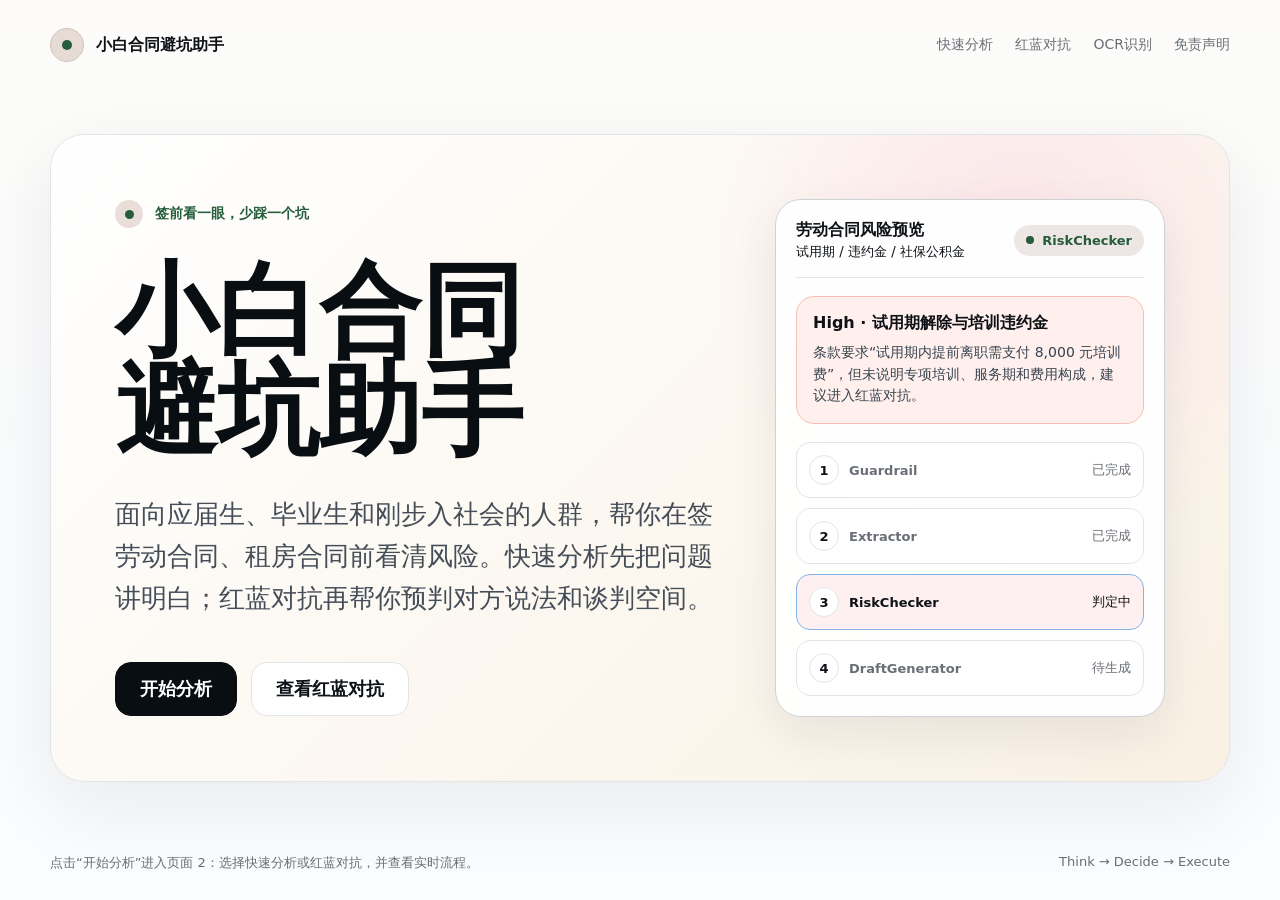
<file: frontend/index.html>
<!doctype html>
<html lang="zh-CN">
<head>
  <meta charset="utf-8">
  <meta name="viewport" content="width=device-width, initial-scale=1">
  <title>小白合同避坑助手</title>
  <style>
    :root {
      --bg: oklch(99% 0.002 240);
      --surface: oklch(100% 0 0);
      --fg: oklch(18% 0.012 250);
      --muted: oklch(54% 0.012 250);
      --border: oklch(92% 0.005 250);
      --accent: oklch(58% 0.18 255);
      --font-display: -apple-system, BlinkMacSystemFont, 'SF Pro Display', system-ui, sans-serif;
      --font-body: -apple-system, BlinkMacSystemFont, 'SF Pro Text', system-ui, sans-serif;
      --warm: oklch(96% 0.02 80);
      --green: oklch(43% 0.08 155);
      --ink: oklch(16% 0.012 250);
    }
    * { box-sizing: border-box; }
    body {
      min-height: 100vh;
      margin: 0;
      font-family: var(--font-body);
      color: var(--fg);
      background: linear-gradient(180deg, oklch(99% 0.003 85), var(--bg) 52%), var(--bg);
    }
    a { color: inherit; text-decoration: none; }
    .page { min-height: 100vh; display: grid; grid-template-rows: auto 1fr auto; padding: 28px; }
    .nav, .shell, .footer { width: min(1180px, 100%); margin-inline: auto; }
    .nav { display: flex; align-items: center; justify-content: space-between; gap: 24px; }
    .brand { display: inline-flex; align-items: center; gap: 12px; font-weight: 700; }
    .mark {
      width: 34px; height: 34px; border-radius: 50%;
      display: grid; place-items: center;
      background: color-mix(in oklch, var(--green), white 82%);
      color: var(--green);
      border: 1px solid color-mix(in oklch, var(--green), white 70%);
    }
    .mark::after { content: ""; width: 10px; height: 10px; border-radius: 50%; background: currentColor; }
    .nav-links { display: flex; gap: 22px; color: var(--muted); font-size: 14px; }
    .nav-links a:hover { color: var(--fg); }
    .shell { margin-top: 44px; margin-bottom: 44px; display: grid; align-items: center; }
    .hero-card {
      min-height: 640px;
      border: 1px solid var(--border);
      border-radius: 34px;
      background: radial-gradient(circle at 82% 18%, color-mix(in oklch, var(--accent), white 86%), transparent 28%), linear-gradient(135deg, var(--surface), var(--warm));
      padding: clamp(32px, 5vw, 68px);
      display: grid;
      grid-template-columns: minmax(0, 1.1fr) 390px;
      gap: 48px;
      position: relative;
      overflow: hidden;
      box-shadow: 0 24px 80px rgba(20, 29, 45, 0.08);
    }
    .hero-main { align-self: center; max-width: 760px; }
    .kicker {
      display: flex; align-items: center; gap: 12px;
      margin-bottom: 34px;
      color: var(--green);
      font-family: ui-monospace, 'JetBrains Mono', Menlo, monospace;
      font-weight: 700;
      font-size: 14px;
      letter-spacing: 0;
    }
    .kicker .dot {
      width: 28px; height: 28px; border-radius: 50%;
      display: grid; place-items: center;
      background: color-mix(in oklch, var(--green), white 84%);
    }
    .kicker .dot::after { content: ""; width: 9px; height: 9px; border-radius: 50%; background: var(--green); }
    h1 {
      margin: 0;
      max-width: 780px;
      font-family: var(--font-display);
      font-size: clamp(72px, 8vw, 132px);
      line-height: 0.96;
      letter-spacing: 0;
      color: var(--ink);
    }
    .lede {
      margin: 34px 0 0;
      max-width: 790px;
      color: oklch(42% 0.02 250);
      font-size: clamp(20px, 2vw, 27px);
      line-height: 1.65;
    }
    .actions { display: flex; flex-wrap: wrap; gap: 14px; margin-top: 42px; }
    .btn {
      border: 1px solid var(--border);
      border-radius: 16px;
      padding: 17px 24px;
      background: var(--surface);
      color: var(--fg);
      font: 700 18px/1 var(--font-body);
      cursor: pointer;
      transition: transform .18s ease, border-color .18s ease;
    }
    .btn:hover { transform: translateY(-2px); border-color: color-mix(in oklch, var(--accent), var(--border)); }
    .btn.primary { background: var(--ink); color: white; border-color: var(--ink); }
    .preview {
      align-self: center;
      border: 1px solid color-mix(in oklch, var(--border), var(--fg) 8%);
      border-radius: 26px;
      background: color-mix(in oklch, var(--surface), transparent 5%);
      padding: 20px;
      box-shadow: 0 18px 48px rgba(20, 29, 45, 0.08);
    }
    .preview-top {
      display: flex; justify-content: space-between; align-items: center; gap: 12px;
      padding-bottom: 16px;
      border-bottom: 1px solid var(--border);
    }
    .status {
      display: inline-flex; align-items: center; gap: 8px;
      border-radius: 999px;
      padding: 8px 12px;
      color: var(--green);
      background: color-mix(in oklch, var(--green), white 88%);
      font-size: 13px;
      font-weight: 700;
    }
    .status::before { content: ""; width: 8px; height: 8px; border-radius: 50%; background: currentColor; }
    .mini-title { font-weight: 800; }
    .risk-line {
      margin-top: 18px;
      padding: 16px;
      border-radius: 18px;
      border: 1px solid color-mix(in oklch, oklch(62% 0.18 38), white 62%);
      background: color-mix(in oklch, oklch(62% 0.18 38), white 91%);
    }
    .risk-line strong { display: block; margin-bottom: 8px; }
    .risk-line p { margin: 0; color: oklch(38% 0.025 250); line-height: 1.55; font-size: 14px; }
    .flow { display: grid; gap: 10px; margin-top: 18px; }
    .flow-step {
      display: grid; grid-template-columns: 30px 1fr auto; align-items: center; gap: 10px;
      padding: 12px;
      border-radius: 14px;
      border: 1px solid var(--border);
      background: var(--surface);
      color: var(--muted);
      font-size: 13px;
    }
    .flow-step.active {
      color: var(--fg);
      border-color: color-mix(in oklch, var(--accent), var(--border));
      background: color-mix(in oklch, var(--accent), white 92%);
    }
    .num {
      width: 30px; height: 30px; border-radius: 50%;
      display: grid; place-items: center;
      background: var(--surface);
      border: 1px solid var(--border);
      color: var(--fg);
      font-weight: 800;
    }
    .footer {
      display: flex;
      justify-content: space-between;
      gap: 18px;
      color: var(--muted);
      font-size: 13px;
    }
    @media (max-width: 960px) {
      .hero-card { grid-template-columns: 1fr; min-height: auto; }
      .preview { max-width: 520px; }
      .nav-links { display: none; }
      h1 { font-size: 68px; }
    }
    @media (max-width: 640px) {
      .page { padding: 14px; }
      .hero-card { padding: 28px 22px; border-radius: 24px; }
      h1 { font-size: 54px; }
      .lede { font-size: 18px; }
      .btn { width: 100%; text-align: center; }
      .footer { flex-direction: column; }
    }
  </style>
</head>
<body>
  <div class="page">
    <nav class="nav" aria-label="主导航">
      <a class="brand" href="index.html" aria-label="小白合同避坑助手首页"><span class="mark"></span><span>小白合同避坑助手</span></a>
      <div class="nav-links">
        <a href="analysis.html#quick">快速分析</a>
        <a href="analysis.html#debate">红蓝对抗</a>
        <a href="analysis.html#ocr">OCR识别</a>
        <a href="analysis.html#legal">免责声明</a>
      </div>
    </nav>
    <main class="shell">
      <section class="hero-card" data-od-id="home-hero">
        <div class="hero-main">
          <div class="kicker"><span class="dot"></span>签前看一眼，少踩一个坑</div>
          <h1>小白合同<br>避坑助手</h1>
          <p class="lede">面向应届生、毕业生和刚步入社会的人群，帮你在签劳动合同、租房合同前看清风险。快速分析先把问题讲明白；红蓝对抗再帮你预判对方说法和谈判空间。</p>
          <div class="actions">
            <a class="btn primary" href="analysis.html#quick">开始分析</a>
            <a class="btn" href="analysis.html#debate">查看红蓝对抗</a>
          </div>
        </div>
        <aside class="preview" aria-label="合同分析预览">
          <div class="preview-top">
            <div>
              <div class="mini-title">劳动合同风险预览</div>
              <small>试用期 / 违约金 / 社保公积金</small>
            </div>
            <span class="status">RiskChecker</span>
          </div>
          <div class="risk-line">
            <strong>High · 试用期解除与培训违约金</strong>
            <p>条款要求“试用期内提前离职需支付 8,000 元培训费”，但未说明专项培训、服务期和费用构成，建议进入红蓝对抗。</p>
          </div>
          <div class="flow" aria-label="分析流程">
            <div class="flow-step"><span class="num">1</span><strong>Guardrail</strong><span>已完成</span></div>
            <div class="flow-step"><span class="num">2</span><strong>Extractor</strong><span>已完成</span></div>
            <div class="flow-step active"><span class="num">3</span><strong>RiskChecker</strong><span>判定中</span></div>
            <div class="flow-step"><span class="num">4</span><strong>DraftGenerator</strong><span>待生成</span></div>
          </div>
        </aside>
      </section>
    </main>
    <footer class="footer">
      <span>点击“开始分析”进入页面 2：选择快速分析或红蓝对抗，并查看实时流程。</span>
      <span>Think → Decide → Execute</span>
    </footer>
  </div>
</body>
</html>
</file>
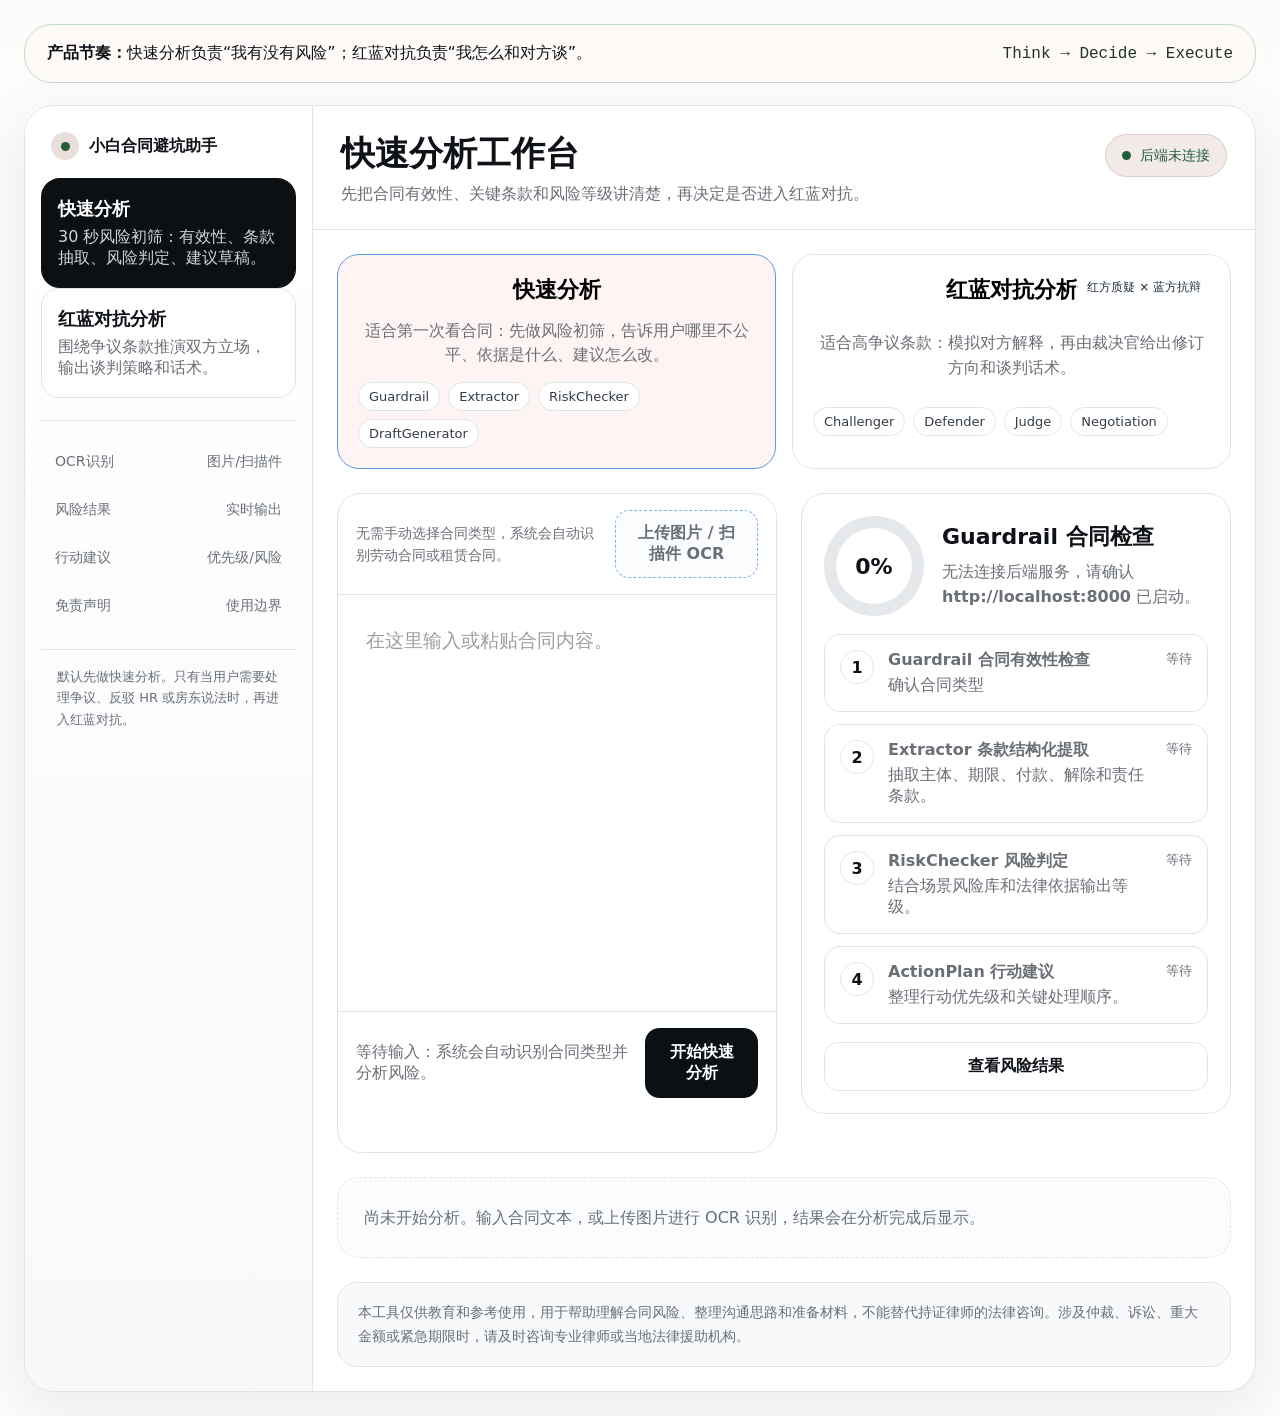
<file: frontend/analysis.html>
<!doctype html>
<html lang="zh-CN">
<head>
  <meta charset="utf-8">
  <meta name="viewport" content="width=device-width, initial-scale=1">
  <title>开始分析 - 小白合同避坑助手</title>
  <style>
    :root {
      --bg:      oklch(99% 0.002 240);
      --surface: oklch(100% 0 0);
      --fg:      oklch(18% 0.012 250);
      --muted:   oklch(54% 0.012 250);
      --border:  oklch(92% 0.005 250);
      --accent:  oklch(58% 0.18 255);

      --font-display: -apple-system, BlinkMacSystemFont, 'SF Pro Display', system-ui, sans-serif;
      --font-body:    -apple-system, BlinkMacSystemFont, 'SF Pro Text', system-ui, sans-serif;
      --font-mono: 'JetBrains Mono', 'IBM Plex Mono', ui-monospace, Menlo, monospace;
      --green: oklch(43% 0.08 155);
      --cream: oklch(97% 0.012 80);
      --low: oklch(56% 0.07 235);
      --medium: oklch(66% 0.14 78);
      --high: oklch(60% 0.18 38);
      --critical: oklch(43% 0.18 25);
      --red-agent: oklch(52% 0.18 25);
      --blue-agent: oklch(48% 0.16 255);
      --judge-agent: oklch(63% 0.16 82);
    }
    * { box-sizing: border-box; }
    body {
      margin: 0;
      min-height: 100vh;
      font-family: var(--font-body);
      color: var(--fg);
      background: linear-gradient(180deg, oklch(99% 0.003 85), var(--bg) 320px);
    }
    button, textarea { font: inherit; }
    a { color: inherit; text-decoration: none; }
    .page { padding: 24px; }
    .rhythm {
      max-width: 1850px;
      margin: 0 auto 22px;
      border: 1px solid color-mix(in oklch, var(--border), oklch(82% 0.05 80));
      border-radius: 28px;
      background: color-mix(in oklch, var(--cream), white 55%);
      padding: 18px 22px;
      display: flex;
      align-items: center;
      justify-content: space-between;
      gap: 18px;
      font-size: 16px;
    }
    .rhythm strong { font-weight: 800; }
    .rhythm span:last-child { font-family: var(--font-mono); color: oklch(30% 0.04 145); }
    .app {
      max-width: 1850px;
      min-height: calc(100vh - 120px);
      margin: 0 auto;
      display: grid;
      grid-template-columns: 288px minmax(0, 1fr);
      border: 1px solid var(--border);
      border-radius: 30px;
      background: var(--surface);
      overflow: hidden;
      box-shadow: 0 18px 60px rgba(20, 29, 45, 0.08);
    }
    .side {
      padding: 16px;
      border-right: 1px solid var(--border);
      background: linear-gradient(180deg, var(--surface), oklch(98% 0.003 250));
    }
    .brand {
      display: flex;
      align-items: center;
      gap: 10px;
      padding: 10px 10px 18px;
      font-weight: 800;
    }
    .mark {
      width: 28px;
      height: 28px;
      border-radius: 50%;
      background: color-mix(in oklch, var(--green), white 84%);
      display: grid;
      place-items: center;
      color: var(--green);
    }
    .mark::after {
      content: "";
      width: 9px;
      height: 9px;
      border-radius: 50%;
      background: currentColor;
    }
    .mode-button {
      width: 100%;
      border: 1px solid transparent;
      border-radius: 18px;
      background: transparent;
      text-align: left;
      padding: 18px 16px;
      cursor: pointer;
      color: var(--muted);
      display: grid;
      gap: 6px;
      transition: background .18s ease, border-color .18s ease, color .18s ease;
    }
    .mode-button strong { color: var(--fg); font-size: 18px; }
    .mode-button.active {
      background: oklch(17% 0.012 250);
      color: oklch(87% 0.006 250);
      border-color: oklch(17% 0.012 250);
    }
    .mode-button.active strong { color: white; }
    .mode-button[data-mode="debate"] {
      position: relative;
      overflow: hidden;
      background: var(--surface);
      border-color: var(--border);
      color: var(--muted);
    }
    .mode-button[data-mode="debate"]::before {
      content: "";
      position: absolute;
      inset-block: 0;
      inset-inline-start: 0;
      width: 5px;
      background: transparent;
    }
    .mode-button[data-mode="debate"] strong {
      color: oklch(18% 0.012 250);
    }
    .mode-button[data-mode="debate"].active {
      background:
        linear-gradient(90deg,
          color-mix(in oklch, var(--critical), white 88%) 0%,
          color-mix(in oklch, var(--surface), transparent 0%) 48%,
          color-mix(in oklch, var(--accent), white 88%) 100%);
      border-color: color-mix(in oklch, var(--critical), var(--accent) 36%);
      color: oklch(24% 0.03 250);
      box-shadow: inset 0 1px 0 rgba(255,255,255,.42), 0 14px 28px rgba(42, 60, 100, .12);
    }
    .mode-button[data-mode="debate"].active strong {
      color: oklch(16% 0.012 250);
    }
    .side-list {
      margin-top: 22px;
      padding-top: 20px;
      border-top: 1px solid var(--border);
      display: grid;
      gap: 6px;
    }
    .side-link {
      display: flex;
      justify-content: space-between;
      border-radius: 14px;
      padding: 12px 14px;
      color: var(--muted);
      font-size: 14px;
    }
    .side-link:hover { background: oklch(98% 0.004 250); color: var(--fg); }
    .note {
      margin-top: 22px;
      padding: 16px;
      border-top: 1px solid var(--border);
      color: var(--muted);
      font-size: 13px;
      line-height: 1.65;
    }
    .main {
      min-width: 0;
      display: grid;
      grid-template-rows: auto 1fr;
    }
    .topbar {
      padding: 28px 28px 22px;
      border-bottom: 1px solid var(--border);
      display: flex;
      justify-content: space-between;
      align-items: start;
      gap: 24px;
    }
    .topbar h1 {
      margin: 0;
      font-family: var(--font-display);
      font-size: 34px;
      line-height: 1.15;
      letter-spacing: 0;
    }
    .topbar p {
      margin: 8px 0 0;
      color: var(--muted);
      font-size: 16px;
      line-height: 1.6;
    }
    .status-pill {
      flex: 0 0 auto;
      display: inline-flex;
      align-items: center;
      gap: 9px;
      padding: 12px 16px;
      border-radius: 999px;
      color: var(--green);
      background: color-mix(in oklch, var(--green), white 90%);
      border: 1px solid color-mix(in oklch, var(--green), white 75%);
      font-size: 14px;
      font-weight: 400;
      line-height: 1.2;
      white-space: nowrap;
    }
    .status-pill::before {
      content: "";
      width: 9px;
      height: 9px;
      border-radius: 50%;
      background: currentColor;
      animation: pulse 1.8s infinite;
    }
    @keyframes pulse {
      0%, 100% { opacity: .45; transform: scale(.86); }
      50% { opacity: 1; transform: scale(1.1); }
    }
    .workspace {
      padding: 24px;
      display: grid;
      grid-template-columns: minmax(0, 1fr) 430px;
      gap: 24px;
      align-items: start;
    }
    .card {
      border: 1px solid var(--border);
      border-radius: 24px;
      background: var(--surface);
      overflow: hidden;
    }
    .mode-strip {
      grid-column: 1 / -1;
      display: grid;
      grid-template-columns: 1fr 1fr;
      gap: 16px;
    }
    .mode-card {
      border: 1px solid var(--border);
      border-radius: 22px;
      padding: 20px;
      background: var(--surface);
      cursor: pointer;
      display: grid;
      gap: 14px;
      transition: transform .18s ease, border-color .18s ease, background .18s ease;
    }
    .mode-card:hover { transform: translateY(-2px); }
    .mode-card.active {
      border-color: color-mix(in oklch, var(--accent), var(--border) 28%);
      background: color-mix(in oklch, var(--accent), white 94%);
    }
    .mode-card[data-mode="debate"] {
      position: relative;
      overflow: hidden;
      border-color: var(--border);
      background: var(--surface);
    }
    .mode-card[data-mode="debate"]::after {
      content: "红方质疑 × 蓝方抗辩";
      position: absolute;
      inset-block-start: 18px;
      inset-inline-end: 18px;
      border-radius: 999px;
      padding: 7px 10px;
      background: rgba(255,255,255,.72);
      border: 1px solid rgba(255,255,255,.9);
      color: oklch(29% 0.035 250);
      font-family: var(--font-body);
      font-size: 12px;
      font-weight: 500;
      line-height: 1;
      letter-spacing: 0;
    }
    .mode-card[data-mode="debate"].active {
      border-color: color-mix(in oklch, var(--critical), var(--accent) 34%);
      background:
        linear-gradient(90deg,
          color-mix(in oklch, var(--critical), white 88%) 0%,
          color-mix(in oklch, var(--surface), transparent 0%) 48%,
          color-mix(in oklch, var(--accent), white 88%) 100%);
      color: var(--fg);
      box-shadow: 0 18px 36px rgba(42, 60, 100, .10);
    }
    .mode-card[data-mode="debate"].active p,
    .mode-card[data-mode="debate"].active h2 {
      color: var(--fg);
    }
    .mode-card[data-mode="debate"].active .chip {
      border-color: color-mix(in oklch, var(--critical), var(--accent) 34%);
      background: rgba(255,255,255,.58);
      color: oklch(24% 0.03 250);
    }
    .mode-card[data-mode="debate"].active::after {
      background: rgba(255,255,255,.82);
      border-color: rgba(255,255,255,.94);
      color: oklch(24% 0.03 250);
    }
    .mode-card h2 {
      margin: 0;
      font-size: 22px;
      letter-spacing: 0;
    }
    .mode-card p {
      margin: 0;
      color: var(--muted);
      line-height: 1.55;
    }
    .mini-flow {
      display: flex;
      flex-wrap: wrap;
      gap: 8px;
    }
    .chip {
      padding: 7px 10px;
      border-radius: 999px;
      border: 1px solid var(--border);
      background: var(--surface);
      color: oklch(35% 0.02 250);
      font-family: var(--font-body);
      font-size: 13px;
      font-weight: 400;
      line-height: 1;
      letter-spacing: 0;
    }
    .input-card { min-height: 660px; display: grid; grid-template-rows: auto 1fr auto; }
    .tabs {
      padding: 16px 18px;
      border-bottom: 1px solid var(--border);
      display: flex;
      justify-content: space-between;
      gap: 12px;
      align-items: center;
    }
    .segmented {
      display: inline-flex;
      padding: 4px;
      border-radius: 14px;
      border: 1px solid var(--border);
      background: oklch(98% 0.003 250);
    }
    .segmented button {
      border: 0;
      background: transparent;
      padding: 10px 16px;
      border-radius: 10px;
      color: var(--muted);
      cursor: pointer;
    }
    .segmented button.active { background: var(--surface); color: var(--fg); box-shadow: 0 1px 2px rgba(20, 29, 45, .06); }
    .auto-detect-note {
      color: var(--muted);
      line-height: 1.6;
      font-size: 14px;
    }
    .upload {
      border: 1px dashed color-mix(in oklch, var(--accent), var(--border));
      background: oklch(99% 0.004 250);
      border-radius: 14px;
      padding: 12px 16px;
      color: var(--muted);
      font-weight: 700;
    }
    .ocr-progress {
      display: none;
      align-items: center;
      gap: 10px;
      min-width: 220px;
      color: var(--muted);
      font-size: 13px;
      white-space: nowrap;
    }
    .ocr-progress.active { display: flex; }
    .ocr-progress-track {
      width: 128px;
      height: 8px;
      border-radius: 999px;
      overflow: hidden;
      background: oklch(93% 0.005 250);
      border: 1px solid var(--border);
    }
    .ocr-progress-bar {
      width: 0%;
      height: 100%;
      border-radius: inherit;
      background: linear-gradient(90deg, var(--green), var(--accent));
      transition: width .2s ease;
    }
    textarea {
      width: 100%;
      min-height: 100%;
      border: 0;
      resize: none;
      padding: 28px;
      outline: none;
      color: var(--fg);
      font-size: 19px;
      line-height: 1.85;
      background:
        linear-gradient(var(--surface), var(--surface)) padding-box,
        repeating-linear-gradient(to bottom, transparent 0 34px, oklch(94% 0.004 250) 35px 36px);
    }
    textarea::placeholder {
      color: color-mix(in oklch, var(--muted), white 35%);
    }
    .input-footer {
      padding: 16px 18px;
      border-top: 1px solid var(--border);
      display: flex;
      justify-content: space-between;
      align-items: center;
      gap: 16px;
      color: var(--muted);
    }
    .inline-notice {
      margin: 0 18px 16px;
      min-height: 22px;
      color: oklch(43% 0.12 42);
      font-size: 14px;
      font-weight: 700;
      opacity: 0;
      transform: translateY(-4px);
      transition: opacity .28s ease, transform .28s ease;
      pointer-events: none;
    }
    .inline-notice.active {
      opacity: 1;
      transform: translateY(0);
    }
    .btn {
      border: 1px solid var(--border);
      border-radius: 14px;
      background: var(--surface);
      color: var(--fg);
      padding: 13px 18px;
      font-weight: 800;
      cursor: pointer;
      transition: transform .18s ease, border-color .18s ease, background .18s ease;
    }
    .btn:hover { transform: translateY(-1px); border-color: color-mix(in oklch, var(--accent), var(--border)); }
    .btn.primary { background: oklch(17% 0.012 250); color: white; border-color: oklch(17% 0.012 250); }
    .process-card { padding: 22px; }
    .ring-row {
      display: grid;
      grid-template-columns: 100px 1fr;
      gap: 18px;
      align-items: center;
      margin-bottom: 18px;
    }
    .ring {
      --p: 76%;
      width: 100px;
      height: 100px;
      border-radius: 50%;
      display: grid;
      place-items: center;
      background: conic-gradient(var(--accent) var(--p), oklch(93% 0.005 250) 0);
      position: relative;
      font-weight: 900;
      font-size: 22px;
    }
    .ring::before {
      content: "";
      position: absolute;
      inset: 12px;
      border-radius: 50%;
      background: var(--surface);
    }
    .ring span { position: relative; }
    .process-card h2 { margin: 0 0 8px; font-size: 22px; }
    .process-card p { margin: 0; color: var(--muted); line-height: 1.55; }
    .steps { display: grid; gap: 12px; margin-top: 18px; }
    .step {
      display: grid;
      grid-template-columns: 36px 1fr auto;
      gap: 12px;
      align-items: start;
      padding: 15px;
      border: 1px solid var(--border);
      border-radius: 16px;
      color: var(--muted);
      background: var(--surface);
    }
    .step.done {
      color: var(--fg);
      border-color: color-mix(in oklch, var(--green), white 70%);
      background: color-mix(in oklch, var(--green), white 93%);
    }
    .step.active {
      color: var(--fg);
      border-color: color-mix(in oklch, var(--accent), white 45%);
      background: color-mix(in oklch, var(--accent), white 90%);
    }
    .step-num {
      width: 34px;
      height: 34px;
      border-radius: 50%;
      display: grid;
      place-items: center;
      background: var(--surface);
      border: 1px solid var(--border);
      font-weight: 900;
      color: var(--fg);
    }
    .step strong { display: block; margin-bottom: 4px; }
    .step small { font-family: var(--font-mono); }
    .results {
      grid-column: 1 / -1;
      display: grid;
      grid-template-columns: 1fr 1fr;
      gap: 18px;
    }
    .result-card {
      border: 1px solid var(--border);
      border-radius: 22px;
      padding: 20px;
      background: var(--surface);
      animation: rise .45s ease both;
    }
    @keyframes rise {
      from { opacity: 0; transform: translateY(10px); }
      to { opacity: 1; transform: translateY(0); }
    }
    .risk-head {
      display: flex;
      justify-content: space-between;
      gap: 14px;
      align-items: center;
      margin-bottom: 12px;
    }
    .badge {
      border-radius: 999px;
      padding: 6px 10px;
      font: 800 12px/1 var(--font-mono);
      color: white;
    }
    .low { background: var(--low); }
    .medium { background: var(--medium); color: oklch(22% 0.02 70); }
    .high { background: var(--high); }
    .critical { background: var(--critical); }
    .quote {
      margin: 0 0 12px;
      color: oklch(36% 0.02 250);
      line-height: 1.7;
      padding: 13px 14px;
      border-radius: 14px;
      background: oklch(98% 0.003 250);
    }
    .result-card p { margin: 0; color: var(--muted); line-height: 1.65; }
    .result-card.full { grid-column: 1 / -1; }
    .result-card h3 { margin: 0 0 12px; font-size: 18px; }
    .result-toolbar {
      grid-column: 1 / -1;
      display: flex;
      justify-content: flex-end;
      align-items: center;
      gap: 10px;
    }
    .download-pdf {
      display: inline-flex;
      align-items: center;
      gap: 8px;
      white-space: nowrap;
      background: oklch(17% 0.012 250);
      color: white;
      border-color: oklch(17% 0.012 250);
    }
    .download-pdf::before {
      content: "↓";
      font-family: var(--font-mono);
      font-weight: 900;
    }
    .risk-box {
      grid-column: 1 / -1;
      border: 1px solid var(--border);
      border-radius: 24px;
      padding: 22px;
      background: var(--surface);
      display: grid;
      gap: 16px;
    }
    .risk-box h3 {
      margin: 0;
      font-size: 20px;
    }
    .risk-box-grid {
      display: grid;
      grid-template-columns: repeat(2, minmax(0, 1fr));
      gap: 16px;
    }
    .result-meta { display: flex; flex-wrap: wrap; gap: 8px; margin-bottom: 12px; }
    .meta-chip {
      border-radius: 999px;
      padding: 7px 10px;
      background: oklch(98% 0.003 250);
      border: 1px solid var(--border);
      color: var(--muted);
      font-size: 13px;
    }
    .empty-state {
      grid-column: 1 / -1;
      padding: 26px;
      border: 1px dashed var(--border);
      border-radius: 22px;
      color: var(--muted);
      background: oklch(99% 0.003 250);
      line-height: 1.7;
    }
    .error-state {
      grid-column: 1 / -1;
      padding: 20px;
      border-radius: 22px;
      border: 1px solid color-mix(in oklch, var(--critical), white 70%);
      background: color-mix(in oklch, var(--critical), white 93%);
      color: oklch(33% 0.12 25);
      line-height: 1.7;
    }
    .action-list { display: grid; gap: 10px; margin-top: 12px; }
    .action-item {
      padding: 13px 14px;
      border-radius: 14px;
      background: oklch(98% 0.003 250);
      color: oklch(32% 0.018 250);
      line-height: 1.65;
    }
    .stream-log {
      max-height: 360px;
      overflow: auto;
      border-radius: 16px;
      padding: 16px;
      background: oklch(98% 0.003 250);
      color: oklch(32% 0.018 250);
      font-family: var(--font-mono);
      font-size: 13px;
      line-height: 1.75;
      white-space: pre-wrap;
    }
    .agent-chat {
      display: grid;
      gap: 14px;
    }
    .agent-chat-tabs {
      display: flex;
      flex-wrap: wrap;
      gap: 10px;
    }
    .agent-chat-tab {
      border: 1px solid var(--border);
      border-radius: 999px;
      background: var(--surface);
      color: var(--muted);
      padding: 9px 13px;
      cursor: pointer;
      font-weight: 800;
    }
    .agent-chat-tab.active {
      color: var(--fg);
      border-color: color-mix(in oklch, var(--accent), white 45%);
      background: color-mix(in oklch, var(--accent), white 90%);
    }
    .agent-chat-tab[data-chat-agent="challenger"].active {
      border-color: color-mix(in oklch, var(--red-agent), white 45%);
      background: color-mix(in oklch, var(--red-agent), white 88%);
    }
    .agent-chat-tab[data-chat-agent="defender"].active {
      border-color: color-mix(in oklch, var(--blue-agent), white 45%);
      background: color-mix(in oklch, var(--blue-agent), white 88%);
    }
    .agent-chat-tab[data-chat-agent="judge"].active {
      border-color: color-mix(in oklch, var(--judge-agent), white 45%);
      background: color-mix(in oklch, var(--judge-agent), white 88%);
    }
    .agent-chat-log {
      min-height: 180px;
      max-height: 420px;
      overflow: auto;
      display: grid;
      gap: 10px;
      padding: 14px;
      border: 1px solid var(--border);
      border-radius: 16px;
      background: oklch(99% 0.003 250);
    }
    .chat-message {
      max-width: min(760px, 100%);
      border: 1px solid var(--border);
      border-radius: 16px;
      padding: 12px 14px;
      line-height: 1.7;
      white-space: pre-wrap;
      overflow-wrap: anywhere;
    }
    .chat-message.user {
      justify-self: end;
      background: oklch(96% 0.025 250);
      color: oklch(25% 0.025 250);
    }
    .chat-message.assistant {
      justify-self: start;
      background: var(--surface);
      color: oklch(28% 0.018 250);
    }
    .chat-message.pending::after {
      content: "▋";
      display: inline-block;
      margin-left: 2px;
      color: var(--accent);
      animation: blinkCaret .85s steps(1) infinite;
    }
    @keyframes blinkCaret {
      50% { opacity: 0; }
    }
    .agent-chat-form {
      display: grid;
      grid-template-columns: 1fr auto;
      gap: 10px;
      align-items: end;
    }
    .agent-chat-input {
      min-height: 48px;
      max-height: 140px;
      resize: vertical;
      border: 1px solid var(--border);
      border-radius: 16px;
      padding: 13px 14px;
      background: var(--surface);
      color: var(--fg);
      outline: none;
      line-height: 1.6;
    }
    .agent-chat-input:focus {
      border-color: color-mix(in oklch, var(--accent), white 45%);
      box-shadow: 0 0 0 4px color-mix(in oklch, var(--accent), white 88%);
    }
    .debate-panel {
      display: none;
      grid-column: 1 / -1;
      grid-template-columns: repeat(3, 1fr);
      gap: 16px;
    }
    .debate-panel.active { display: grid; }
    .debate-card {
      border: 1px solid var(--border);
      border-radius: 22px;
      padding: 18px;
      background: var(--surface);
    }
    .debate-card h3 { margin: 0 0 10px; font-size: 18px; }
    .debate-card[data-agent="challenger"] h3 { color: var(--red-agent); }
    .debate-card[data-agent="defender"] h3 { color: var(--blue-agent); }
    .debate-card[data-agent="judge"] h3 { color: var(--judge-agent); }
    .debate-card p, .agent-stream { margin: 0; color: var(--muted); line-height: 1.7; }
    .debate-card.streaming { height: 360px; display: flex; flex-direction: column; }
    .debate-card.streaming .agent-stream { flex: 1; min-height: 0; overflow: auto; }
    .agent-stream { white-space: pre-wrap; min-height: 160px; }
    .debate-chat-card {
      grid-column: 1 / -1;
    }
    .debate-chat-card .agent-chat-log {
      max-height: 360px;
    }
    .reveal-item { opacity: 0; transform: translateY(12px); animation: resultReveal .48s ease forwards; animation-delay: var(--reveal-delay, 0ms); }
    @keyframes resultReveal {
      to { opacity: 1; transform: translateY(0); }
    }
    .message {
      grid-column: 1 / -1;
      border: 1px solid color-mix(in oklch, var(--green), white 72%);
      border-radius: 22px;
      background: color-mix(in oklch, var(--green), white 94%);
      padding: 20px;
    }
    .message strong { display: block; margin-bottom: 10px; }
    .script-grid {
      display: flex;
      flex-direction: column;
      align-items: stretch;
      gap: 12px;
      margin-top: 12px;
    }
    .script-card {
      width: 100%;
      border: 1px solid var(--border);
      border-radius: 16px;
      padding: 16px 18px;
      background: oklch(98% 0.003 250);
      line-height: 1.75;
      color: oklch(30% 0.018 250);
      text-align: left;
      overflow-wrap: anywhere;
    }
    .script-clause {
      display: block;
      margin-bottom: 6px;
      color: var(--muted);
      font-size: 14px;
      line-height: 1.6;
    }
    .script-card.empty {
      width: 100%;
    }
    .disclaimer {
      grid-column: 1 / -1;
      padding: 18px 20px;
      border-radius: 20px;
      border: 1px solid var(--border);
      color: var(--muted);
      background: oklch(98% 0.003 250);
      line-height: 1.65;
      font-size: 14px;
    }
    @media (max-width: 1180px) {
      .app { grid-template-columns: 1fr; }
      .side { border-right: 0; border-bottom: 1px solid var(--border); }
      .workspace { grid-template-columns: 1fr; }
      .process-card { order: 3; }
      .results, .debate-panel, .risk-box-grid { grid-template-columns: 1fr; }
    }
    @media (max-width: 680px) {
      .page { padding: 12px; }
      .rhythm, .topbar, .input-footer { flex-direction: column; align-items: stretch; }
      .mode-strip { grid-template-columns: 1fr; }
      .tabs { flex-direction: column; align-items: stretch; }
      .segmented { overflow-x: auto; }
      .result-toolbar { justify-content: stretch; }
      .download-pdf { width: 100%; justify-content: center; }
      .workspace { padding: 14px; }
      .topbar h1 { font-size: 28px; }
    }
  </style>
</head>
<body>
  <div class="page">
    <div class="rhythm">
      <span><strong>产品节奏：</strong>快速分析负责“我有没有风险”；红蓝对抗负责“我怎么和对方谈”。</span>
      <span>Think → Decide → Execute</span>
    </div>

    <main class="app">
      <aside class="side" aria-label="分析导航">
        <a class="brand" href="index.html"><span class="mark"></span><span>小白合同避坑助手</span></a>
        <button class="mode-button active" data-mode="quick" id="quick">
          <strong>快速分析</strong>
          <span>30 秒风险初筛：有效性、条款抽取、风险判定、建议草稿。</span>
        </button>
        <button class="mode-button" data-mode="debate" id="debate">
          <strong>红蓝对抗分析</strong>
          <span>围绕争议条款推演双方立场，输出谈判策略和话术。</span>
        </button>
        <div class="side-list">
          <a class="side-link" id="ocr" href="#ocr"><span>OCR识别</span><span>图片/扫描件</span></a>
          <a class="side-link" href="#results"><span>风险结果</span><span>实时输出</span></a>
          <a class="side-link" href="#results"><span>行动建议</span><span>优先级/风险</span></a>
          <a class="side-link" id="disclaimer" href="#legal"><span>免责声明</span><span>使用边界</span></a>
        </div>
        <div class="note">默认先做快速分析。只有当用户需要处理争议、反驳 HR 或房东说法时，再进入红蓝对抗。</div>
      </aside>

      <section class="main">
        <header class="topbar">
          <div>
            <h1 id="screenTitle">快速分析工作台</h1>
            <p id="screenDesc">先把合同有效性、关键条款和风险等级讲清楚，再决定是否进入红蓝对抗。</p>
          </div>
          <div class="status-pill" id="liveStatus">RiskChecker 正在判定</div>
        </header>

        <div class="workspace">
          <section class="mode-strip" aria-label="模式选择">
            <button class="mode-card active" data-mode="quick">
              <h2>快速分析</h2>
              <p>适合第一次看合同：先做风险初筛，告诉用户哪里不公平、依据是什么、建议怎么改。</p>
              <div class="mini-flow">
                <span class="chip">Guardrail</span><span class="chip">Extractor</span><span class="chip">RiskChecker</span><span class="chip">DraftGenerator</span>
              </div>
            </button>
            <button class="mode-card" data-mode="debate">
              <h2>红蓝对抗分析</h2>
              <p>适合高争议条款：模拟对方解释，再由裁决官给出修订方向和谈判话术。</p>
              <div class="mini-flow">
                <span class="chip">Challenger</span><span class="chip">Defender</span><span class="chip">Judge</span><span class="chip">Negotiation</span>
              </div>
            </button>
          </section>

          <section class="card input-card" aria-label="合同输入">
            <div class="tabs">
              <div class="auto-detect-note">无需手动选择合同类型，系统会自动识别劳动合同或租赁合同。</div>
              <div class="ocr-progress" id="ocrProgress" aria-hidden="true">
                <div class="ocr-progress-track"><div class="ocr-progress-bar" id="ocrProgressBar"></div></div>
                <span id="ocrProgressText">OCR 0%</span>
              </div>
              <button class="upload" id="uploadImage" type="button">上传图片 / 扫描件 OCR</button>
              <input id="imageInput" type="file" accept="image/*" hidden>
            </div>
            <textarea id="contractText" aria-label="合同文本" placeholder="在这里输入或粘贴合同内容。"></textarea>
            <div class="input-footer">
              <span id="detected">等待输入：系统会自动识别合同类型并分析风险。</span>
              <button class="btn primary" id="runAnalysis" type="button">开始分析</button>
            </div>
            <div class="inline-notice" id="analysisNotice" role="status" aria-live="polite"></div>
          </section>

          <aside class="card process-card" aria-label="实时分析流程">
            <div class="ring-row">
              <div class="ring" id="ring"><span id="percent">76%</span></div>
              <div>
                <h2 id="processTitle">RiskChecker 风险判定</h2>
                <p id="processCopy">正在把条款与试用期、违约金、社保、公积金等风险库匹配。</p>
              </div>
            </div>
            <div class="steps" id="steps"></div>
            <button class="btn" id="viewResult" type="button" style="width:100%;margin-top:18px;">查看风险结果</button>
          </aside>

          <section class="debate-panel" id="debatePanel" aria-label="红蓝对抗结果"></section>

          <section class="results" id="results" aria-label="风险结果">
            <div class="empty-state">尚未开始分析。输入合同文本，或上传图片进行 OCR 识别，结果会在分析完成后显示。</div>
          </section>

          <section class="disclaimer" id="legal">
            本工具仅供教育和参考使用，用于帮助理解合同风险、整理沟通思路和准备材料，不能替代持证律师的法律咨询。涉及仲裁、诉讼、重大金额或紧急期限时，请及时咨询专业律师或当地法律援助机构。
          </section>
        </div>
      </section>
    </main>
  </div>

  <script>
    const API_BASE = "http://localhost:8000";
    const state = {
      mode: "quick",
      activeController: { quick: null, debate: null, ocr: null },
      debateResult: null,
      debateChat: {
        activeAgent: "challenger",
        histories: { challenger: [], defender: [], judge: [] },
        streaming: false,
        controller: null,
      },
      selectedOcrFile: null,
      modeViews: {},
      results: { quick: null, debate: null },
      noticeTimer: null,
      userScrolling: false,
      scrollTimer: null,
    };

    const modeMeta = {
      quick: {
        title: "快速分析工作台",
        desc: "先把合同有效性、关键条款和风险等级讲清楚，再决定是否进入红蓝对抗。",
        idleStatus: "等待合同输入",
        runningStatus: "快速分析中",
        process: "Guardrail 合同检查",
        copy: "粘贴合同后，系统会依次完成有效性检查、条款抽取、风险判定和行动建议整理。",
        endpoint: "/analyze/stream",
        steps: [
          ["validating", "Guardrail 合同有效性检查", "确认合同类型"],
          ["extracting", "Extractor 条款结构化提取", "抽取主体、期限、付款、解除和责任条款。"],
          ["analyzing_risks", "RiskChecker 风险判定", "结合场景风险库和法律依据输出等级。"],
          ["generating_documents", "ActionPlan 行动建议", "整理行动优先级和关键处理顺序。"]
        ]
      },
      debate: {
        title: "红蓝对抗分析",
        desc: "围绕争议条款做 Challenger / Defender / Judge 推演，再生成谈判动作。",
        idleStatus: "等待启动对抗",
        runningStatus: "红蓝对抗生成中",
        process: "Challenger 等待开场",
        copy: "适合存在争议、需要预判对方反驳并准备谈判话术的合同。",
        endpoint: "/debate/stream",
        steps: [
          ["challenger", "Challenger 指出不利条款", "从用户立场拆解风险和压力点。"],
          ["defender", "Defender 模拟对方解释", "预判 HR 或房东可能使用的理由。"],
          ["judge", "Judge 裁决与修订方向", "给出条款效力、证据需求和修改重点。"],
          ["negotiation", "Negotiation 谈判话术", "整理不激化但有边界的沟通话术。"]
        ]
      }
    };

    const examples = {
      labor: {
        text: "劳动合同：甲方与乙方约定试用期六个月。乙方在试用期内提前离职的，应向甲方支付培训违约金 8,000 元。甲方可根据业务需要延长试用期，并有权视经营情况调整乙方工作地点。甲方将在乙方转正后为其缴纳社会保险和住房公积金。",
        detected: "已识别：劳动合同 · 含试用期/违约金/社保风险"
      },
      lease: {
        text: "租赁合同：承租人提前退租的，出租人有权不退还押金。房屋内设施发生损坏均由承租人承担维修费用。出租人系二房东，但未提供原房东同意转租的书面材料。租期结束后，出租人可在 60 日内视情况退还押金。",
        detected: "已识别：租赁合同 · 含押金/维修/转租授权风险"
      },
      auto: {
        text: "",
        detected: "等待识别：粘贴合同后自动判断劳动 / 租赁场景"
      }
    };

    const modeButtons = document.querySelectorAll("[data-mode]");
    const stepsEl = document.getElementById("steps");
    const titleEl = document.getElementById("screenTitle");
    const descEl = document.getElementById("screenDesc");
    const statusEl = document.getElementById("liveStatus");
    const processTitle = document.getElementById("processTitle");
    const processCopy = document.getElementById("processCopy");
    const percent = document.getElementById("percent");
    const ring = document.getElementById("ring");
    const resultsEl = document.getElementById("results");
    const debatePanel = document.getElementById("debatePanel");
    const runButton = document.getElementById("runAnalysis");
    const contractText = document.getElementById("contractText");
    const detected = document.getElementById("detected");
    const analysisNotice = document.getElementById("analysisNotice");
    const ocrProgress = document.getElementById("ocrProgress");
    const ocrProgressBar = document.getElementById("ocrProgressBar");
    const ocrProgressText = document.getElementById("ocrProgressText");

    function escapeHtml(value) {
      return String(value || "")
        .replace(/&/g, "&amp;")
        .replace(/</g, "&lt;")
        .replace(/>/g, "&gt;")
        .replace(/"/g, "&quot;")
        .replace(/\n/g, "<br>");
    }

    function contractName(type) {
      return type === "employment" ? "劳动合同" : type === "housing" ? "租赁合同" : "合同";
    }

    function riskName(level) {
      return { critical: "critical", high: "high", medium: "medium", low: "low" }[level] || "low";
    }

    function riskRank(level) {
      return { critical: 4, high: 3, medium: 2, low: 1 }[riskName(level)] || 0;
    }

    function resultToolbarHtml(mode) {
      return `
        <div class="result-toolbar">
          <button class="btn download-pdf" type="button" data-download-pdf="${mode}">下载结果报告PDF</button>
        </div>
      `;
    }

    function setProgress(value) {
      const safe = Math.max(0, Math.min(100, Math.round(value)));
      percent.textContent = safe + "%";
      ring.style.setProperty("--p", safe + "%");
    }

    function getRunningAnalysisMode() {
      return ["quick", "debate", "ocr"].find((mode) => {
        const controller = state.activeController[mode];
        return controller && !controller.signal.aborted;
      }) || null;
    }

    function showAnalysisNotice(message) {
      if (!analysisNotice) return;
      analysisNotice.textContent = message;
      analysisNotice.classList.add("active");
      clearTimeout(state.noticeTimer);
      state.noticeTimer = setTimeout(() => {
        analysisNotice.classList.remove("active");
      }, 3200);
    }

    function setOcrProgress(value, visible = true) {
      const safe = Math.max(0, Math.min(100, Math.round(value)));
      ocrProgress.classList.toggle("active", visible);
      ocrProgress.setAttribute("aria-hidden", visible ? "false" : "true");
      ocrProgressBar.style.width = safe + "%";
      ocrProgressText.textContent = `OCR ${safe}%`;
    }

    function hideOcrProgress() {
      setOcrProgress(0, false);
    }

    function createInitialModeView(mode) {
      const meta = modeMeta[mode];
      return {
        title: meta.title,
        desc: meta.desc,
        status: meta.idleStatus,
        processTitle: meta.process,
        processCopy: meta.copy,
        progress: 0,
        stepsHtml: "",
        resultsHtml: `<div class="empty-state">尚未开始分析。输入合同文本，或上传图片进行 OCR 识别，结果会在分析完成后显示。</div>`,
        debateHtml: "",
        detectedText: "等待输入：系统会自动识别合同类型并分析风险。",
        contractText: "",
        runButtonText: mode === "quick" ? "开始快速分析" : "启动红蓝对抗",
        runButtonDisabled: false,
        ocrVisible: false,
        ocrProgress: 0,
        result: null,
      };
    }

    function getModeView(mode = state.mode) {
      if (!state.modeViews[mode]) state.modeViews[mode] = createInitialModeView(mode);
      return state.modeViews[mode];
    }

    function captureCurrentModeView() {
      const view = getModeView(state.mode);
      view.title = titleEl.textContent;
      view.desc = descEl.textContent;
      view.status = statusEl.textContent;
      view.processTitle = processTitle.textContent;
      view.processCopy = processCopy.textContent;
      view.progress = Number.parseInt(percent.textContent, 10) || 0;
      view.stepsHtml = stepsEl.innerHTML;
      view.resultsHtml = resultsEl.innerHTML;
      view.debateHtml = debatePanel.innerHTML;
      view.detectedText = detected.textContent;
      view.contractText = contractText.value;
      view.runButtonText = runButton.textContent;
      view.runButtonDisabled = runButton.disabled;
      view.ocrVisible = ocrProgress.classList.contains("active");
      view.ocrProgress = Number.parseInt(ocrProgressText.textContent.replace(/\D/g, ""), 10) || 0;
      view.result = state.results[state.mode] || view.result || null;
    }

    function applyModeView(mode) {
      const view = getModeView(mode);
      titleEl.textContent = view.title;
      descEl.textContent = view.desc;
      statusEl.textContent = view.status;
      processTitle.textContent = view.processTitle;
      processCopy.textContent = view.processCopy;
      setProgress(view.progress);
      if (view.stepsHtml) stepsEl.innerHTML = view.stepsHtml;
      else renderSteps(modeMeta[mode].steps);
      resultsEl.innerHTML = view.resultsHtml;
      debatePanel.innerHTML = view.debateHtml;
      debatePanel.classList.toggle("active", mode === "debate" && Boolean(view.debateHtml));
      state.results[mode] = view.result || state.results[mode] || null;
      detected.textContent = view.detectedText;
      contractText.value = view.contractText;
      runButton.textContent = view.runButtonText;
      runButton.disabled = view.runButtonDisabled;
      if (view.ocrVisible) setOcrProgress(view.ocrProgress);
      else hideOcrProgress();
    }

    function updateCurrentViewPatch(mode, patch) {
      Object.assign(getModeView(mode), patch);
      if (state.mode === mode) applyModeView(mode);
    }

    function renderResultToModeView(mode, result) {
      if (mode === "debate") resetDebateChat();
      const enrichedResult = {
        ...result,
        raw_contract: result.raw_contract || getModeView(mode).contractText || contractText.value.trim(),
      };
      state.results[mode] = enrichedResult;
      const rendered = mode === "debate" ? buildDebateResultView(enrichedResult) : buildQuickResultView(enrichedResult);
      const view = getModeView(mode);
      Object.assign(view, {
        progress: 100,
        status: "分析完成",
        resultsHtml: rendered.resultsHtml,
        debateHtml: rendered.debateHtml || "",
        detectedText: rendered.detectedText,
        runButtonDisabled: false,
        result: enrichedResult,
      });

      if (state.mode !== mode) return;

      setProgress(100);
      statusEl.textContent = "分析完成";
      resultsEl.innerHTML = rendered.resultsHtml;
      debatePanel.innerHTML = rendered.debateHtml || "";
      debatePanel.classList.toggle("active", mode === "debate" && Boolean(rendered.debateHtml));
      detected.textContent = rendered.detectedText;
      captureCurrentModeView();
    }

    function mutateModeView(mode, mutator) {
      if (state.mode !== mode) return;
      mutator();
      captureCurrentModeView();
    }

    function renderSteps(items) {
      stepsEl.innerHTML = items.map((step, index) => `
        <div class="step" data-step="${step[0]}">
          <span class="step-num">${index + 1}</span>
          <span><strong>${step[1]}</strong>${step[2]}</span>
          <small>等待</small>
        </div>
      `).join("");
    }

    function updateStep(stepId, status, message) {
      const step = stepsEl.querySelector(`[data-step="${stepId}"]`);
      if (!step) return;
      step.classList.toggle("done", status === "done");
      step.classList.toggle("active", status === "running");
      const label = step.querySelector("small");
      label.textContent = status === "done" ? "完成" : status === "running" ? "进行中" : "等待";
      if (message) processCopy.textContent = message;
    }

    function completeSteps(stepIds) {
      stepIds.forEach((stepId) => updateStep(stepId, "done"));
    }

    function scrollDebateStreamToLatest(target, shouldFollow = state.mode === "debate") {
      if (!target || !shouldFollow || state.userScrolling) return;
      const gap = target.scrollHeight - target.scrollTop - target.clientHeight;
      if (gap > 80) return;
      target.scrollTop = target.scrollHeight;
    }

    function debateAgentTitle(agent) {
      return {
        challenger: "红方 Challenger",
        defender: "蓝方 Defender",
        judge: "裁决官 Judge",
      }[agent] || agent;
    }

    function renderDebateStreamPanel() {
      debatePanel.innerHTML = ["challenger", "defender", "judge"].map((agent) => `
        <article class="debate-card streaming" data-agent="${agent}">
          <h3>${debateAgentTitle(agent)}</h3>
          <div class="agent-stream" id="${agent}Stream">等待生成...</div>
        </article>
      `).join("");
      debatePanel.classList.add("active");
    }

    function appendDebateAgentToken(agent, content) {
      if (!["challenger", "defender", "judge"].includes(agent)) return null;
      const stream = document.getElementById(`${agent}Stream`);
      if (!stream) return null;
      if (stream.textContent === "等待生成...") stream.textContent = "";
      stream.textContent += content || "";
      return stream;
    }

    function setMode(mode) {
      if (state.mode === mode && state.modeViews[mode]) return;
      if (state.modeViews[state.mode]) captureCurrentModeView();
      state.mode = mode;
      applyModeView(mode);
      modeButtons.forEach((button) => button.classList.toggle("active", button.dataset.mode === mode));
      if (["#quick", "#debate", "#ocr", ""].includes(location.hash) && location.hash !== "#" + mode) {
        history.replaceState(null, "", "#" + mode);
      }
    }

    function showError(message) {
      resultsEl.innerHTML = `<div class="error-state"><strong>处理失败</strong><br>${escapeHtml(message)}</div>`;
      statusEl.textContent = "分析失败";
      runButton.disabled = false;
    }

    function clearAnalysisDisplayForOcr(resultsHtml) {
      debatePanel.innerHTML = "";
      debatePanel.classList.remove("active");
      resultsEl.innerHTML = resultsHtml;
      const view = getModeView(state.mode);
      view.debateHtml = "";
      view.resultsHtml = resultsHtml;
      view.result = null;
      state.results[state.mode] = null;
    }

    function buildQuickResultView(result) {
      const risks = [...(result.risks || [])].sort((a, b) => riskRank(b.risk_level) - riskRank(a.risk_level));
      const actions = result.action_plans || [];
      let resultsHtml = resultToolbarHtml("quick");

      if (!risks.length) {
        resultsHtml += `<div class="empty-state">未发现明显风险点。仍建议在签署前核对主体、期限、金额、解除条件和附件材料。</div>`;
      } else {
        resultsHtml += `
          <section class="risk-box" aria-label="风险点汇总">
            <h3>风险点汇总</h3>
            <div class="risk-box-grid">
              ${risks.map((risk) => `
                <article class="result-card">
                  <div class="risk-head">
                    <strong>${escapeHtml(risk.risk_type || "风险条款")}</strong>
                    <span class="badge ${riskName(risk.risk_level)}">${riskName(risk.risk_level)}</span>
                  </div>
                  <p class="quote">${escapeHtml(risk.clause || "")}</p>
                  <div class="result-meta">
                    <span class="meta-chip">${escapeHtml(risk.legal_basis || "待补充法律依据")}</span>
                  </div>
                  <p>${escapeHtml(risk.recommendation || risk.severity_note || "")}</p>
                </article>
              `).join("")}
            </div>
          </section>
        `;
      }

      if (actions.length) {
        resultsHtml += `<article class="result-card full"><h3>行动优先级</h3><div class="action-list">${actions.map((item) => `<div class="action-item">${escapeHtml(item)}</div>`).join("")}</div></article>`;
      }

      return {
        resultsHtml,
        debateHtml: "",
        detectedText: `已完成：${contractName(result.contract_type)} · ${risks.length} 个风险点`,
      };
    }

    function renderQuickResult(result) {
      const enrichedResult = {
        ...result,
        raw_contract: result.raw_contract || contractText.value.trim(),
      };
      state.results.quick = enrichedResult;
      const rendered = buildQuickResultView(enrichedResult);
      resultsEl.innerHTML = rendered.resultsHtml;
      debatePanel.innerHTML = "";
      debatePanel.classList.remove("active");
      detected.textContent = rendered.detectedText;
    }
    function parseJsonObject(value) {
      if (!value) return {};
      if (typeof value === "object") return value;
      try { return JSON.parse(value); } catch { return {}; }
    }

    function buildDebateRevisionSuggestions(voidClauses, unfairClauses) {
      return [
        ...voidClauses.map((item) => ({
          original_clause: item.clause || item.issue || "无效风险条款",
          suggested_revision: item.action || item.revision || "建议删除该条款，或改为符合法律强制性规定的表述。",
          reason: item.reason || item.legal_basis || "该条款可能违反强制性规定或明显加重用户责任。",
        })),
        ...unfairClauses.map((item) => ({
          original_clause: item.clause || item.issue || "不利但可谈判条款",
          suggested_revision: item.negotiation_point || item.action || "建议改为更清晰、对等、可执行的表述。",
          reason: item.reason || item.legal_basis || "该条款未必当然无效，但对用户明显不利，建议签署前争取调整。",
        })),
      ].filter((item) => item.original_clause || item.suggested_revision || item.reason);
    }

    function resetDebateChat() {
      if (state.debateChat.controller) state.debateChat.controller.abort();
      state.debateChat = {
        activeAgent: "challenger",
        histories: { challenger: [], defender: [], judge: [] },
        streaming: false,
        controller: null,
      };
    }

    function chatAgentLabel(agent) {
      return {
        challenger: "红方 Challenger",
        defender: "蓝方 Defender",
        judge: "裁决官 Judge",
      }[agent] || agent;
    }

    function chatPlaceholder(agent) {
      return {
        challenger: "例如：我应该优先抓住哪一条和房东谈？",
        defender: "例如：对方可能怎么解释这条押金约定？",
        judge: "例如：如果只能改三处，你建议先改哪三处？",
      }[agent] || "输入你想追问的问题。";
    }

    function buildDebateChatHtml() {
      const active = state.debateChat.activeAgent;
      const history = state.debateChat.histories[active] || [];
      return `
        <h3>继续追问</h3>
        <div class="agent-chat" data-agent-chat>
          <div class="agent-chat-tabs" role="tablist" aria-label="选择追问 Agent">
            ${["challenger", "defender", "judge"].map((agent) => `
              <button class="agent-chat-tab ${active === agent ? "active" : ""}" type="button" data-chat-agent="${agent}">
                ${chatAgentLabel(agent)}
              </button>
            `).join("")}
          </div>
          <div class="agent-chat-log" id="agentChatLog" aria-live="polite">
            ${history.length ? history.map((message, index) => `
              <div class="chat-message ${message.role === "user" ? "user" : "assistant"} ${state.debateChat.streaming && index === history.length - 1 && message.role === "assistant" ? "pending" : ""}">${escapeHtml(message.content || "")}</div>
            `).join("") : `<div class="empty-state">选择一个 Agent，围绕刚才的红蓝对抗结果继续追问。</div>`}
          </div>
          <form class="agent-chat-form" data-agent-chat-form>
            <textarea class="agent-chat-input" name="question" rows="2" placeholder="${chatPlaceholder(active)}" ${state.debateChat.streaming ? "disabled" : ""}></textarea>
            <button class="btn primary" type="submit" ${state.debateChat.streaming ? "disabled" : ""}>${state.debateChat.streaming ? "生成中..." : "发送"}</button>
          </form>
        </div>
      `;
    }

    function renderDebateChatPanel() {
      const host = document.getElementById("debateChatHost");
      if (!host) return;
      host.innerHTML = buildDebateChatHtml();
      const log = document.getElementById("agentChatLog");
      if (log) log.scrollTop = log.scrollHeight;
    }

    function buildDebateChatContext() {
      const result = state.results.debate || state.debateResult || {};
      return {
        raw_contract: result.raw_contract || contractText.value.trim(),
        contract_type: result.contract_type || "unknown",
        challenger_opening: result.challenger_opening || "",
        defender_response: result.defender_response || "",
        judge_verdict: result.judge_verdict || "",
        negotiation_scripts: result.negotiation_scripts || [],
        final_action_guide: result.final_action_guide || {},
      };
    }

    function setActiveChatAgent(agent) {
      if (!["challenger", "defender", "judge"].includes(agent) || state.debateChat.streaming) return;
      state.debateChat.activeAgent = agent;
      renderDebateChatPanel();
    }

    async function sendAgentChatQuestion(question) {
      const agent = state.debateChat.activeAgent;
      const history = state.debateChat.histories[agent] || [];
      const trimmed = question.trim();
      if (!trimmed || state.debateChat.streaming) return;
      if (!state.results.debate && !state.debateResult) {
        showAnalysisNotice("请先完成红蓝对抗分析，再继续追问。");
        return;
      }

      const priorHistory = history.slice();
      history.push({ role: "user", content: trimmed });
      history.push({ role: "assistant", content: "" });
      state.debateChat.histories[agent] = history;
      state.debateChat.streaming = true;
      state.debateChat.controller = new AbortController();
      renderDebateChatPanel();

      try {
        const response = await fetch(`${API_BASE}/debate/chat/stream`, {
          method: "POST",
          headers: { "Content-Type": "application/json" },
          body: JSON.stringify({
            agent,
            question: trimmed,
            context: buildDebateChatContext(),
            history: priorHistory,
          }),
          signal: state.debateChat.controller.signal,
        });
        if (!response.ok) throw new Error((await response.json().catch(() => ({}))).detail || "追问请求失败");

        const assistantMessage = history[history.length - 1];
        await readNdjson(response, (event) => {
          if (event.type === "token") {
            assistantMessage.content += event.content || "";
            renderDebateChatPanel();
          }
          if (event.type === "error") throw new Error(event.message || event.content || "追问生成失败");
        });
        if (!assistantMessage.content.trim()) assistantMessage.content = "没有生成有效回复，请稍后重试。";
      } catch (error) {
        history.pop();
        showAnalysisNotice(error.message || "追问生成失败，请稍后重试。");
      } finally {
        state.debateChat.streaming = false;
        state.debateChat.controller = null;
        renderDebateChatPanel();
      }
    }

    function buildDebateResultView(result) {
      const challenger = parseJsonObject(result.challenger_opening);
      const defender = parseJsonObject(result.defender_response);
      const judge = parseJsonObject(result.judge_verdict);
      const scripts = result.negotiation_scripts || [];

      const risks = [...(challenger.risk_points || [])].sort((a, b) => riskRank(b.risk_level) - riskRank(a.risk_level));
      let resultsHtml = resultToolbarHtml("debate");
      if (!risks.length) {
        resultsHtml += `<div class="empty-state">红方未提出有效风险点。</div>`;
      } else {
        resultsHtml += `
          <section class="risk-box reveal-item" style="--reveal-delay: 1080ms" aria-label="风险点汇总">
            <h3>风险点汇总</h3>
            <div class="risk-box-grid">
              ${risks.map((risk) => `
                <article class="result-card">
                  <div class="risk-head">
                    <strong>${escapeHtml(risk.impact || risk.risk_type || "红方风险点")}</strong>
                    <span class="badge ${riskName(risk.risk_level)}">${riskName(risk.risk_level)}</span>
                  </div>
                  <p class="quote">${escapeHtml(risk.clause || "")}</p>
                  <div class="result-meta">
                    <span class="meta-chip">${escapeHtml(risk.legal_basis || risk.severity_note || "待补充法律依据")}</span>
                  </div>
                </article>
              `).join("")}
            </div>
          </section>
        `;
      }

      const responses = defender.responses || [];
      const voidClauses = judge.void_clauses || [];
      const unfairClauses = judge.unfair_but_legal || [];
      const revisionSuggestions = buildDebateRevisionSuggestions(voidClauses, unfairClauses);
      const debateHtml = `
        <article class="debate-card reveal-item" data-agent="challenger" style="--reveal-delay: 0ms">
          <h3>红方 Challenger</h3>
          <p>${escapeHtml(challenger.opening_statement || "红方分析已完成。")}</p>
        </article>
        <article class="debate-card reveal-item" data-agent="defender" style="--reveal-delay: 360ms">
          <h3>蓝方 Defender</h3>
          <p>${escapeHtml(defender.overall_stance || responses[0]?.justification || "蓝方反驳已完成。")}</p>
        </article>
        <article class="debate-card reveal-item" data-agent="judge" style="--reveal-delay: 720ms">
          <h3>裁决官 Judge</h3>
          <p>${escapeHtml(judge.verdict_summary || "裁决官已生成修订方向。")}</p>
        </article>
        <article class="result-card debate-chat-card reveal-item" id="debateChatHost" style="--reveal-delay: 960ms">${buildDebateChatHtml()}</article>
      `;

      if (revisionSuggestions.length) {
        resultsHtml += `<article class="result-card full reveal-item" style="--reveal-delay: 1440ms"><h3>合同修订建议</h3><div class="action-list">${revisionSuggestions.map((item) => `
          <div class="action-item"><strong>原文：</strong>${escapeHtml(item.original_clause)}<br><strong>建议：</strong>${escapeHtml(item.suggested_revision)}<br><strong>理由：</strong>${escapeHtml(item.reason)}</div>
        `).join("")}</div></article>`;
      }

      resultsHtml += `
        <article class="result-card full reveal-item" style="--reveal-delay: 1800ms">
          <h3>谈判话术</h3>
          <div class="script-grid">
            ${scripts.length ? scripts.map((item) => `
              <div class="script-card">
                ${item.clause ? `<span class="script-clause">对应条款：${escapeHtml(item.clause)}</span>` : ""}
                ${escapeHtml(item.script || "")}
              </div>
            `).join("") : `<div class="script-card empty">暂未生成谈判话术。</div>`}
          </div>
        </article>
      `;

      return {
        resultsHtml,
        debateHtml,
        detectedText: `已完成：${contractName(result.contract_type)} · 红蓝对抗报告`,
      };
    }

    function renderDebateResult(result) {
      state.debateResult = {
        ...result,
        raw_contract: result.raw_contract || contractText.value.trim(),
      };
      state.results.debate = state.debateResult;
      const rendered = buildDebateResultView(state.debateResult);
      resultsEl.innerHTML = rendered.resultsHtml;
      debatePanel.innerHTML = rendered.debateHtml;
      debatePanel.classList.toggle("active", state.mode === "debate" && Boolean(rendered.debateHtml));
      detected.textContent = rendered.detectedText;
    }

    function filenameFromDisposition(disposition) {
      if (!disposition) return "";
      const utfMatch = disposition.match(/filename\*=UTF-8''([^;]+)/i);
      const rawName = utfMatch?.[1] || disposition.match(/filename="?([^";]+)"?/i)?.[1] || "";
      if (!rawName) return "";
      try { return decodeURIComponent(rawName); } catch { return rawName; }
    }

    async function downloadPdf(mode) {
      const view = getModeView(mode);
      const result = state.results[mode] || view.result;
      if (!result) {
        showAnalysisNotice("请先完成分析，再下载 PDF。");
        return;
      }

      const endpoint = mode === "debate" ? "/debate/export-pdf" : "/analyze/export-pdf";
      const response = await fetch(`${API_BASE}${endpoint}`, {
        method: "POST",
        headers: { "Content-Type": "application/json" },
        body: JSON.stringify({
          result,
          text: result.raw_contract || view.contractText || contractText.value.trim(),
        }),
      });

      if (!response.ok) {
        const error = await response.json().catch(() => ({}));
        throw new Error(error.detail || "PDF 生成失败");
      }

      const blob = await response.blob();
      const url = URL.createObjectURL(blob);
      const link = document.createElement("a");
      link.href = url;
      link.download = filenameFromDisposition(response.headers.get("Content-Disposition"))
        || `${contractName(result.contract_type)}${mode === "debate" ? "红蓝对抗报告" : "快速分析报告"}.pdf`;
      document.body.appendChild(link);
      link.click();
      link.remove();
      setTimeout(() => URL.revokeObjectURL(url), 1000);
    }

    async function readNdjson(response, onEvent) {
      const reader = response.body.getReader();
      const decoder = new TextDecoder();
      let buffer = "";
      while (true) {
        const { done, value } = await reader.read();
        if (done) break;
        buffer += decoder.decode(value, { stream: true });
        const lines = buffer.split("\n");
        buffer = lines.pop();
        for (const line of lines) {
          if (!line.trim()) continue;
          let event;
          try { event = JSON.parse(line); } catch { continue; }
          onEvent(event);
        }
      }
      if (buffer.trim()) {
        let event;
        try { event = JSON.parse(buffer); } catch { return; }
        onEvent(event);
      }
    }

    async function runQuickAnalysis(text, mode = "quick", controller = state.activeController.quick) {
      const response = await fetch(`${API_BASE}/analyze/stream`, {
        method: "POST",
        headers: { "Content-Type": "application/json" },
        body: JSON.stringify({ text, user_id: "web-user" }),
        signal: controller.signal
      });
      if (!response.ok) throw new Error((await response.json().catch(() => ({}))).detail || "快速分析请求失败");

      await readNdjson(response, (event) => {
        mutateModeView(mode, () => {
          if (typeof event.progress === "number") setProgress(Math.min(event.progress * 100, 95));
          if (event.step === "validating") updateStep("validating", event.status === "done" ? "done" : "running", event.message);
          if (event.step === "validated") updateStep("validating", "done", event.message);
          if (["extracting", "analyzing_risks", "generating_documents"].includes(event.step)) updateStep(event.step, event.status === "done" ? "done" : "running", event.message);
        });
        if (event.step === "rejected" || event.status === "error") throw new Error(event.message || "合同验证未通过");
      });
      mutateModeView(mode, () => completeSteps(modeMeta.quick.steps.map((step) => step[0])));

      const finalResponse = await fetch(`${API_BASE}/analyze`, {
        method: "POST",
        headers: { "Content-Type": "application/json" },
        body: JSON.stringify({ text, user_id: "web-user" }),
        signal: controller.signal
      });
      if (!finalResponse.ok) throw new Error((await finalResponse.json().catch(() => ({}))).detail || "获取分析结果失败");
      return finalResponse.json();
    }

    async function runDebateAnalysis(text, mode = "debate", controller = state.activeController.debate) {
      const partial = {};
      const response = await fetch(`${API_BASE}/debate/stream`, {
        method: "POST",
        headers: { "Content-Type": "application/json" },
        body: JSON.stringify({ text, user_id: "web-user" }),
        signal: controller.signal
      });
      if (!response.ok) throw new Error((await response.json().catch(() => ({}))).detail || "红蓝对抗请求失败");

      mutateModeView(mode, () => {
        resultsEl.innerHTML = `<div class="empty-state">红蓝对抗正在生成，三位 Agent 的实时内容会显示在上方卡片内。</div>`;
        renderDebateStreamPanel();
      });

      await readNdjson(response, (event) => {
        if (event.type === "start") {
          mutateModeView(mode, () => {
            updateStep(event.agent, "running", event.content);
            processTitle.textContent = modeMeta.debate.steps.find((step) => step[0] === event.agent)?.[1] || "红蓝对抗生成中";
          });
        }
        if (event.type === "token") {
          const shouldFollowStream = state.mode === mode;
          mutateModeView(mode, () => {
            const stream = appendDebateAgentToken(event.agent, event.content);
            if (stream) scrollDebateStreamToLatest(stream, shouldFollowStream);
          });
        }
        if (event.type === "done") {
          mutateModeView(mode, () => updateStep(event.agent, "done"));
          Object.assign(partial, event.data || {});
        }
        if (event.type === "complete") Object.assign(partial, event.data || {});
        if (event.type === "error") throw new Error(event.content || "红蓝对抗生成失败");
        mutateModeView(mode, () => {
          const doneCount = modeMeta.debate.steps.filter((step) => stepsEl.querySelector(`[data-step="${step[0]}"]`)?.classList.contains("done")).length;
          setProgress((doneCount / modeMeta.debate.steps.length) * 100);
        });
      });
      return partial;
    }
    async function runOcrRecognition(file) {
      let recognizedText = "";
      let recognizedType = "unknown";
      const response = await fetch(`${API_BASE}/ocr/stream`, {
        method: "POST",
        body: file,
        signal: state.activeController.ocr.signal
      });
      if (!response.ok) throw new Error((await response.json().catch(() => ({}))).detail || "OCR 请求失败");
      clearAnalysisDisplayForOcr(`<article class="result-card full"><h3>OCR 识别结果</h3><div class="stream-log" id="streamLog"></div></article>`);
      const log = document.getElementById("streamLog");
      await readNdjson(response, (event) => {
        if (event.step === "ocr" || event.step === "guardrail") {
          statusEl.textContent = event.message || "OCR 识别中";
          const ocrPercent = (event.progress || 0.1) * 100;
          setOcrProgress(ocrPercent);
          setProgress(ocrPercent * 0.35);
          if (event.full_text) {
            recognizedText = event.full_text;
            contractText.value = recognizedText;
          }
          if (event.contract_type) recognizedType = event.contract_type;
          if (event.text_preview) log.textContent = event.text_preview;
        }
        if (event.type === "result") {
          setOcrProgress(100);
          recognizedText = event.full_text || recognizedText;
          recognizedType = event.contract_type || recognizedType;
          contractText.value = recognizedText;
          log.textContent = recognizedText;
        }
        if (event.type === "error" || event.status === "error") throw new Error(event.content || event.message || "OCR 识别失败");
      });
      if (!recognizedText || recognizedText.trim().length < 20) {
        throw new Error("OCR 未识别到足够的合同内容，请换一张更清晰的图片或手动粘贴文本。");
      }
      contractText.value = recognizedText;
      detected.textContent = `OCR 已填充：${contractName(recognizedType)} · ${recognizedText.trim().length} 字`;
      return recognizedText;
    }

    async function startOcrRecognition() {
      if (state.activeController.ocr) state.activeController.ocr.abort();
      state.activeController.ocr = new AbortController();
      const file = state.selectedOcrFile;
      if (!file) {
        showError("请先上传图片或扫描件。");
        return;
      }

      runButton.disabled = true;
      statusEl.textContent = "OCR 识别中";
      processTitle.textContent = "OCR 文字识别";
      processCopy.textContent = "正在识别图片文字，识别完成后会自动填入输入框。";
      setProgress(3);
      setOcrProgress(1);
      clearAnalysisDisplayForOcr(`<div class="empty-state">OCR 正在识别，识别出的文本会填入上方输入框。</div>`);

      try {
        await runOcrRecognition(file);
        setProgress(0);
        statusEl.textContent = "OCR 识别完成";
        processCopy.textContent = "OCR 内容已填入输入框，请确认文本后点击分析按钮。";
        clearAnalysisDisplayForOcr(`<div class="empty-state">OCR 识别完成。请检查输入框内容，然后点击${state.mode === "quick" ? "开始快速分析" : "启动红蓝对抗"}。</div>`);
        state.selectedOcrFile = null;
        document.getElementById("uploadImage").textContent = "上传图片 / 扫描件 OCR";
        document.getElementById("imageInput").value = "";
      } catch (error) {
        if (error.name !== "AbortError") showError(error.message);
      } finally {
        hideOcrProgress();
        runButton.disabled = false;
        if (!state.selectedOcrFile) document.getElementById("uploadImage").textContent = "上传图片 / 扫描件 OCR";
        state.activeController.ocr = null;
      }
    }

    async function startAnalysis() {
      const runningMode = getRunningAnalysisMode();
      if (runningMode) {
        const runningName = runningMode === "quick" ? "快速分析" : runningMode === "debate" ? "红蓝对抗分析" : "OCR 识别";
        showAnalysisNotice(`正在进行${runningName}，请等待当前任务完成后再开始新的分析。`);
        return;
      }

      captureCurrentModeView();
      const mode = state.mode;
      const text = contractText.value.trim();
      if (text.length < 20) {
        showError("合同文本过短，请提供完整的合同内容（至少 20 字）。");
        captureCurrentModeView();
        return;
      }

      if (state.activeController[mode]) state.activeController[mode].abort();
      const controller = new AbortController();
      state.activeController[mode] = controller;
      state.results[mode] = null;
      const meta = modeMeta[mode];

      updateCurrentViewPatch(mode, {
        status: meta.runningStatus,
        processTitle: meta.process,
        processCopy: "正在连接后端服务并开始流式分析。",
        progress: 3,
        stepsHtml: modeMeta[mode].steps.map((step, index) => `
        <div class="step" data-step="${step[0]}">
          <span class="step-num">${index + 1}</span>
          <span><strong>${step[1]}</strong>${step[2]}</span>
          <small>等待</small>
        </div>
      `).join(""),
        resultsHtml: `<div class="empty-state">分析正在进行，结果会在这里实时更新。</div>`,
        debateHtml: "",
        runButtonDisabled: false,
        runButtonText: mode === "quick" ? "开始快速分析" : "启动红蓝对抗",
        ocrVisible: false,
        ocrProgress: 0,
        contractText: text,
        result: null,
      });

      try {
        const result = mode === "quick"
          ? await runQuickAnalysis(text, mode, controller)
          : await runDebateAnalysis(text, mode, controller);

        if (controller.signal.aborted) return;
        renderResultToModeView(mode, result);
      } catch (error) {
        if (error.name !== "AbortError") {
          if (state.mode === mode) {
            showError(error.message);
            captureCurrentModeView();
          } else {
            updateCurrentViewPatch(mode, {
              resultsHtml: `<div class="error-state"><strong>处理失败</strong><br>${escapeHtml(error.message)}</div>`,
              status: "分析失败",
            });
          }
        }
      } finally {
        if (state.activeController[mode] === controller) state.activeController[mode] = null;
        const view = getModeView(mode);
        view.runButtonDisabled = false;
        view.ocrVisible = false;
        view.ocrProgress = 0;
        const hasFinishedResult = view.progress >= 100 || view.resultsHtml.includes("risk-box") || view.resultsHtml.includes("风险点汇总");
        const hasErrorResult = view.resultsHtml.includes("error-state");
        if (!hasFinishedResult && !hasErrorResult) {
          view.status = modeMeta[mode].idleStatus;
        }
        if (state.mode === mode) applyModeView(mode);
      }
    }

    modeButtons.forEach((button) => button.addEventListener("click", () => setMode(button.dataset.mode)));
    document.getElementById("viewResult").addEventListener("click", () => { location.hash = "#results"; });
    runButton.addEventListener("click", () => startAnalysis());
    function handleAgentChatClick(event) {
      const chatTab = event.target.closest("[data-chat-agent]");
      if (chatTab) {
        setActiveChatAgent(chatTab.dataset.chatAgent);
        return true;
      }
      return false;
    }

    async function handleAgentChatSubmit(event) {
      const form = event.target.closest("[data-agent-chat-form]");
      if (!form) return false;
      event.preventDefault();
      const input = form.elements.question;
      const question = input.value;
      input.value = "";
      await sendAgentChatQuestion(question);
      return true;
    }

    resultsEl.addEventListener("click", async (event) => {
      if (handleAgentChatClick(event)) return;

      const button = event.target.closest("[data-download-pdf]");
      if (!button) return;
      button.disabled = true;
      const originalText = button.textContent;
      button.textContent = "生成中...";
      try {
        await downloadPdf(button.dataset.downloadPdf);
      } catch (error) {
        showAnalysisNotice(error.message || "PDF 下载失败，请稍后重试。");
      } finally {
        button.textContent = originalText;
        button.disabled = false;
      }
    });
    resultsEl.addEventListener("submit", async (event) => {
      await handleAgentChatSubmit(event);
    });
    debatePanel.addEventListener("click", (event) => {
      handleAgentChatClick(event);
    });
    debatePanel.addEventListener("submit", async (event) => {
      await handleAgentChatSubmit(event);
    });
    document.getElementById("uploadImage").addEventListener("click", () => {
      document.getElementById("imageInput").click();
    });
    document.getElementById("imageInput").addEventListener("change", (event) => {
      const file = event.target.files?.[0];
      if (!file) return;
      state.selectedOcrFile = file;
      detected.textContent = `已选择图片：${file.name}，正在 OCR 识别。`;
      startOcrRecognition();
    });
    window.addEventListener("scroll", () => {
      state.userScrolling = true;
      clearTimeout(state.scrollTimer);
      state.scrollTimer = setTimeout(() => {
        state.userScrolling = false;
      }, 700);
    }, { passive: true });

    setMode(location.hash === "#debate" ? "debate" : "quick");
    window.addEventListener("hashchange", () => {
      if (location.hash === "#debate") setMode("debate");
      if (location.hash === "#quick") setMode("quick");
    });

    fetch(`${API_BASE}/health`).catch(() => {
      statusEl.textContent = "后端未连接";
      processCopy.innerHTML = `无法连接后端服务，请确认 <strong>${API_BASE}</strong> 已启动。`;
    });
  </script>
</body>
</html>
</file>
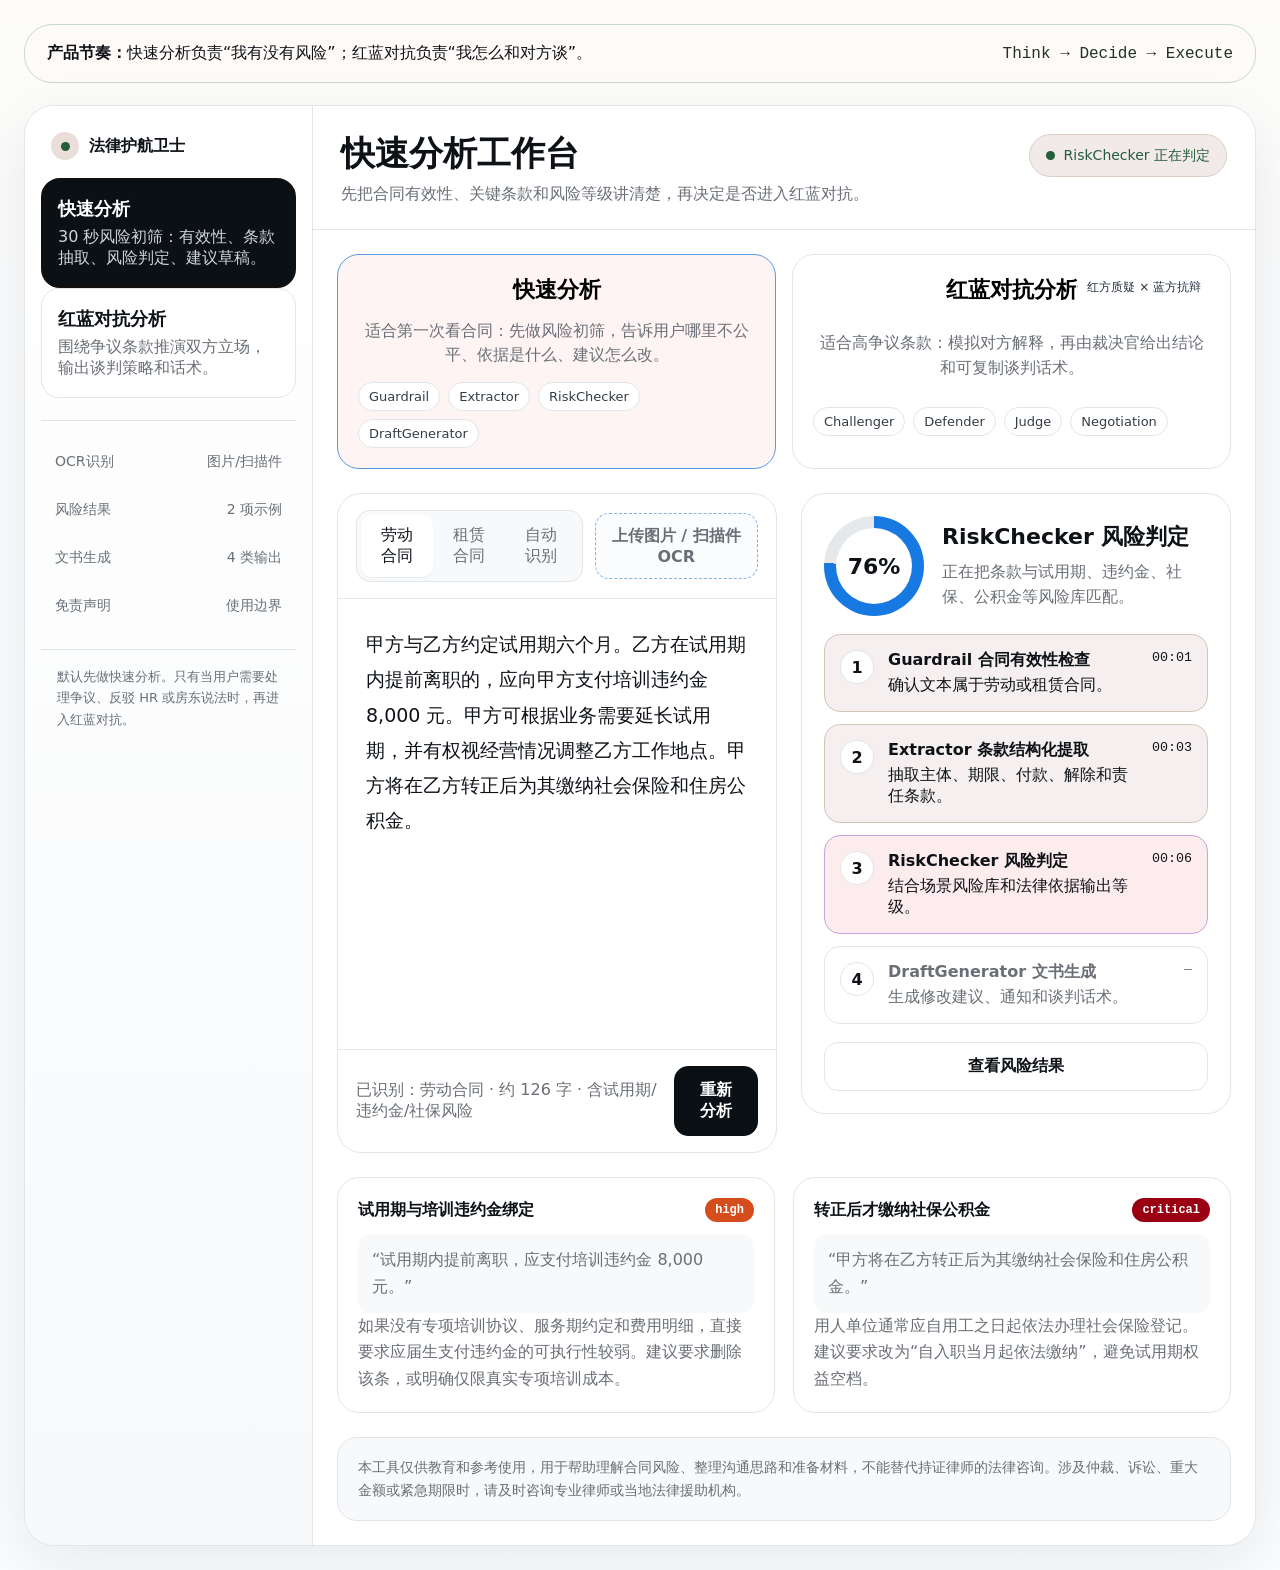
<file: opendesign/analysis.html>
<!doctype html>
<html lang="zh-CN">
<head>
  <meta charset="utf-8">
  <meta name="viewport" content="width=device-width, initial-scale=1">
  <title>开始分析 - 法律护航卫士</title>
  <style>
    :root {
      --bg:      oklch(99% 0.002 240);
      --surface: oklch(100% 0 0);
      --fg:      oklch(18% 0.012 250);
      --muted:   oklch(54% 0.012 250);
      --border:  oklch(92% 0.005 250);
      --accent:  oklch(58% 0.18 255);

      --font-display: -apple-system, BlinkMacSystemFont, 'SF Pro Display', system-ui, sans-serif;
      --font-body:    -apple-system, BlinkMacSystemFont, 'SF Pro Text', system-ui, sans-serif;
      --font-mono: 'JetBrains Mono', 'IBM Plex Mono', ui-monospace, Menlo, monospace;
      --green: oklch(43% 0.08 155);
      --cream: oklch(97% 0.012 80);
      --low: oklch(56% 0.07 235);
      --medium: oklch(66% 0.14 78);
      --high: oklch(60% 0.18 38);
      --critical: oklch(43% 0.18 25);
    }
    * { box-sizing: border-box; }
    body {
      margin: 0;
      min-height: 100vh;
      font-family: var(--font-body);
      color: var(--fg);
      background: linear-gradient(180deg, oklch(99% 0.003 85), var(--bg) 320px);
    }
    button, textarea { font: inherit; }
    a { color: inherit; text-decoration: none; }
    .page { padding: 24px; }
    .rhythm {
      max-width: 1850px;
      margin: 0 auto 22px;
      border: 1px solid color-mix(in oklch, var(--border), oklch(82% 0.05 80));
      border-radius: 28px;
      background: color-mix(in oklch, var(--cream), white 55%);
      padding: 18px 22px;
      display: flex;
      align-items: center;
      justify-content: space-between;
      gap: 18px;
      font-size: 16px;
    }
    .rhythm strong { font-weight: 800; }
    .rhythm span:last-child { font-family: var(--font-mono); color: oklch(30% 0.04 145); }
    .app {
      max-width: 1850px;
      min-height: calc(100vh - 120px);
      margin: 0 auto;
      display: grid;
      grid-template-columns: 288px minmax(0, 1fr);
      border: 1px solid var(--border);
      border-radius: 30px;
      background: var(--surface);
      overflow: hidden;
      box-shadow: 0 18px 60px rgba(20, 29, 45, 0.08);
    }
    .side {
      padding: 16px;
      border-right: 1px solid var(--border);
      background: linear-gradient(180deg, var(--surface), oklch(98% 0.003 250));
    }
    .brand {
      display: flex;
      align-items: center;
      gap: 10px;
      padding: 10px 10px 18px;
      font-weight: 800;
    }
    .mark {
      width: 28px;
      height: 28px;
      border-radius: 50%;
      background: color-mix(in oklch, var(--green), white 84%);
      display: grid;
      place-items: center;
      color: var(--green);
    }
    .mark::after {
      content: "";
      width: 9px;
      height: 9px;
      border-radius: 50%;
      background: currentColor;
    }
    .mode-button {
      width: 100%;
      border: 1px solid transparent;
      border-radius: 18px;
      background: transparent;
      text-align: left;
      padding: 18px 16px;
      cursor: pointer;
      color: var(--muted);
      display: grid;
      gap: 6px;
      transition: background .18s ease, border-color .18s ease, color .18s ease;
    }
    .mode-button strong { color: var(--fg); font-size: 18px; }
    .mode-button.active {
      background: oklch(17% 0.012 250);
      color: oklch(87% 0.006 250);
      border-color: oklch(17% 0.012 250);
    }
    .mode-button.active strong { color: white; }
    .mode-button[data-mode="debate"] {
      position: relative;
      overflow: hidden;
      background: var(--surface);
      border-color: var(--border);
      color: var(--muted);
    }
    .mode-button[data-mode="debate"]::before {
      content: "";
      position: absolute;
      inset-block: 0;
      inset-inline-start: 0;
      width: 5px;
      background: transparent;
    }
    .mode-button[data-mode="debate"] strong {
      color: oklch(18% 0.012 250);
    }
    .mode-button[data-mode="debate"].active {
      background:
        linear-gradient(90deg,
          color-mix(in oklch, var(--critical), white 88%) 0%,
          color-mix(in oklch, var(--surface), transparent 0%) 48%,
          color-mix(in oklch, var(--accent), white 88%) 100%);
      border-color: color-mix(in oklch, var(--critical), var(--accent) 36%);
      color: oklch(24% 0.03 250);
      box-shadow: inset 0 1px 0 rgba(255,255,255,.42), 0 14px 28px rgba(42, 60, 100, .12);
    }
    .mode-button[data-mode="debate"].active strong {
      color: oklch(16% 0.012 250);
    }
    .side-list {
      margin-top: 22px;
      padding-top: 20px;
      border-top: 1px solid var(--border);
      display: grid;
      gap: 6px;
    }
    .side-link {
      display: flex;
      justify-content: space-between;
      border-radius: 14px;
      padding: 12px 14px;
      color: var(--muted);
      font-size: 14px;
    }
    .side-link:hover { background: oklch(98% 0.004 250); color: var(--fg); }
    .note {
      margin-top: 22px;
      padding: 16px;
      border-top: 1px solid var(--border);
      color: var(--muted);
      font-size: 13px;
      line-height: 1.65;
    }
    .main {
      min-width: 0;
      display: grid;
      grid-template-rows: auto 1fr;
    }
    .topbar {
      padding: 28px 28px 22px;
      border-bottom: 1px solid var(--border);
      display: flex;
      justify-content: space-between;
      align-items: start;
      gap: 24px;
    }
    .topbar h1 {
      margin: 0;
      font-family: var(--font-display);
      font-size: 34px;
      line-height: 1.15;
      letter-spacing: 0;
    }
    .topbar p {
      margin: 8px 0 0;
      color: var(--muted);
      font-size: 16px;
      line-height: 1.6;
    }
    .status-pill {
      flex: 0 0 auto;
      display: inline-flex;
      align-items: center;
      gap: 9px;
      padding: 12px 16px;
      border-radius: 999px;
      color: var(--green);
      background: color-mix(in oklch, var(--green), white 90%);
      border: 1px solid color-mix(in oklch, var(--green), white 75%);
      font-size: 14px;
      font-weight: 400;
      line-height: 1.2;
      white-space: nowrap;
    }
    .status-pill::before {
      content: "";
      width: 9px;
      height: 9px;
      border-radius: 50%;
      background: currentColor;
      animation: pulse 1.8s infinite;
    }
    @keyframes pulse {
      0%, 100% { opacity: .45; transform: scale(.86); }
      50% { opacity: 1; transform: scale(1.1); }
    }
    .workspace {
      padding: 24px;
      display: grid;
      grid-template-columns: minmax(0, 1fr) 430px;
      gap: 24px;
      align-items: start;
    }
    .card {
      border: 1px solid var(--border);
      border-radius: 24px;
      background: var(--surface);
      overflow: hidden;
    }
    .mode-strip {
      grid-column: 1 / -1;
      display: grid;
      grid-template-columns: 1fr 1fr;
      gap: 16px;
    }
    .mode-card {
      border: 1px solid var(--border);
      border-radius: 22px;
      padding: 20px;
      background: var(--surface);
      cursor: pointer;
      display: grid;
      gap: 14px;
      transition: transform .18s ease, border-color .18s ease, background .18s ease;
    }
    .mode-card:hover { transform: translateY(-2px); }
    .mode-card.active {
      border-color: color-mix(in oklch, var(--accent), var(--border) 28%);
      background: color-mix(in oklch, var(--accent), white 94%);
    }
    .mode-card[data-mode="debate"] {
      position: relative;
      overflow: hidden;
      border-color: var(--border);
      background: var(--surface);
    }
    .mode-card[data-mode="debate"]::after {
      content: "红方质疑 × 蓝方抗辩";
      position: absolute;
      inset-block-start: 18px;
      inset-inline-end: 18px;
      border-radius: 999px;
      padding: 7px 10px;
      background: rgba(255,255,255,.72);
      border: 1px solid rgba(255,255,255,.9);
      color: oklch(29% 0.035 250);
      font-family: var(--font-body);
      font-size: 12px;
      font-weight: 500;
      line-height: 1;
      letter-spacing: 0;
    }
    .mode-card[data-mode="debate"].active {
      border-color: color-mix(in oklch, var(--critical), var(--accent) 34%);
      background:
        linear-gradient(90deg,
          color-mix(in oklch, var(--critical), white 88%) 0%,
          color-mix(in oklch, var(--surface), transparent 0%) 48%,
          color-mix(in oklch, var(--accent), white 88%) 100%);
      color: var(--fg);
      box-shadow: 0 18px 36px rgba(42, 60, 100, .10);
    }
    .mode-card[data-mode="debate"].active p,
    .mode-card[data-mode="debate"].active h2 {
      color: var(--fg);
    }
    .mode-card[data-mode="debate"].active .chip {
      border-color: color-mix(in oklch, var(--critical), var(--accent) 34%);
      background: rgba(255,255,255,.58);
      color: oklch(24% 0.03 250);
    }
    .mode-card[data-mode="debate"].active::after {
      background: rgba(255,255,255,.82);
      border-color: rgba(255,255,255,.94);
      color: oklch(24% 0.03 250);
    }
    .mode-card h2 {
      margin: 0;
      font-size: 22px;
      letter-spacing: 0;
    }
    .mode-card p {
      margin: 0;
      color: var(--muted);
      line-height: 1.55;
    }
    .mini-flow {
      display: flex;
      flex-wrap: wrap;
      gap: 8px;
    }
    .chip {
      padding: 7px 10px;
      border-radius: 999px;
      border: 1px solid var(--border);
      background: var(--surface);
      color: oklch(35% 0.02 250);
      font-family: var(--font-body);
      font-size: 13px;
      font-weight: 400;
      line-height: 1;
      letter-spacing: 0;
    }
    .input-card { min-height: 660px; display: grid; grid-template-rows: auto 1fr auto; }
    .tabs {
      padding: 16px 18px;
      border-bottom: 1px solid var(--border);
      display: flex;
      justify-content: space-between;
      gap: 12px;
      align-items: center;
    }
    .segmented {
      display: inline-flex;
      padding: 4px;
      border-radius: 14px;
      border: 1px solid var(--border);
      background: oklch(98% 0.003 250);
    }
    .segmented button {
      border: 0;
      background: transparent;
      padding: 10px 16px;
      border-radius: 10px;
      color: var(--muted);
      cursor: pointer;
    }
    .segmented button.active { background: var(--surface); color: var(--fg); box-shadow: 0 1px 2px rgba(20, 29, 45, .06); }
    .upload {
      border: 1px dashed color-mix(in oklch, var(--accent), var(--border));
      background: oklch(99% 0.004 250);
      border-radius: 14px;
      padding: 12px 16px;
      color: var(--muted);
      font-weight: 700;
    }
    textarea {
      width: 100%;
      min-height: 100%;
      border: 0;
      resize: none;
      padding: 28px;
      outline: none;
      color: var(--fg);
      font-size: 19px;
      line-height: 1.85;
      background:
        linear-gradient(var(--surface), var(--surface)) padding-box,
        repeating-linear-gradient(to bottom, transparent 0 34px, oklch(94% 0.004 250) 35px 36px);
    }
    .input-footer {
      padding: 16px 18px;
      border-top: 1px solid var(--border);
      display: flex;
      justify-content: space-between;
      align-items: center;
      gap: 16px;
      color: var(--muted);
    }
    .btn {
      border: 1px solid var(--border);
      border-radius: 14px;
      background: var(--surface);
      color: var(--fg);
      padding: 13px 18px;
      font-weight: 800;
      cursor: pointer;
      transition: transform .18s ease, border-color .18s ease, background .18s ease;
    }
    .btn:hover { transform: translateY(-1px); border-color: color-mix(in oklch, var(--accent), var(--border)); }
    .btn.primary { background: oklch(17% 0.012 250); color: white; border-color: oklch(17% 0.012 250); }
    .process-card { padding: 22px; }
    .ring-row {
      display: grid;
      grid-template-columns: 100px 1fr;
      gap: 18px;
      align-items: center;
      margin-bottom: 18px;
    }
    .ring {
      --p: 76%;
      width: 100px;
      height: 100px;
      border-radius: 50%;
      display: grid;
      place-items: center;
      background: conic-gradient(var(--accent) var(--p), oklch(93% 0.005 250) 0);
      position: relative;
      font-weight: 900;
      font-size: 22px;
    }
    .ring::before {
      content: "";
      position: absolute;
      inset: 12px;
      border-radius: 50%;
      background: var(--surface);
    }
    .ring span { position: relative; }
    .process-card h2 { margin: 0 0 8px; font-size: 22px; }
    .process-card p { margin: 0; color: var(--muted); line-height: 1.55; }
    .steps { display: grid; gap: 12px; margin-top: 18px; }
    .step {
      display: grid;
      grid-template-columns: 36px 1fr auto;
      gap: 12px;
      align-items: start;
      padding: 15px;
      border: 1px solid var(--border);
      border-radius: 16px;
      color: var(--muted);
      background: var(--surface);
    }
    .step.done {
      color: var(--fg);
      border-color: color-mix(in oklch, var(--green), white 70%);
      background: color-mix(in oklch, var(--green), white 93%);
    }
    .step.active {
      color: var(--fg);
      border-color: color-mix(in oklch, var(--accent), white 45%);
      background: color-mix(in oklch, var(--accent), white 90%);
    }
    .step-num {
      width: 34px;
      height: 34px;
      border-radius: 50%;
      display: grid;
      place-items: center;
      background: var(--surface);
      border: 1px solid var(--border);
      font-weight: 900;
      color: var(--fg);
    }
    .step strong { display: block; margin-bottom: 4px; }
    .step small { font-family: var(--font-mono); }
    .results {
      grid-column: 1 / -1;
      display: grid;
      grid-template-columns: 1fr 1fr;
      gap: 18px;
    }
    .result-card {
      border: 1px solid var(--border);
      border-radius: 22px;
      padding: 20px;
      background: var(--surface);
      animation: rise .45s ease both;
    }
    @keyframes rise {
      from { opacity: 0; transform: translateY(10px); }
      to { opacity: 1; transform: translateY(0); }
    }
    .risk-head {
      display: flex;
      justify-content: space-between;
      gap: 14px;
      align-items: center;
      margin-bottom: 12px;
    }
    .badge {
      border-radius: 999px;
      padding: 6px 10px;
      font: 800 12px/1 var(--font-mono);
      color: white;
    }
    .low { background: var(--low); }
    .medium { background: var(--medium); color: oklch(22% 0.02 70); }
    .high { background: var(--high); }
    .critical { background: var(--critical); }
    .quote {
      margin: 0 0 12px;
      color: oklch(36% 0.02 250);
      line-height: 1.7;
      padding: 13px 14px;
      border-radius: 14px;
      background: oklch(98% 0.003 250);
    }
    .result-card p { margin: 0; color: var(--muted); line-height: 1.65; }
    .debate-panel {
      display: none;
      grid-column: 1 / -1;
      grid-template-columns: repeat(3, 1fr);
      gap: 16px;
    }
    .debate-panel.active { display: grid; }
    .debate-card {
      border: 1px solid var(--border);
      border-radius: 22px;
      padding: 18px;
      background: var(--surface);
    }
    .debate-card h3 { margin: 0 0 10px; font-size: 18px; }
    .debate-card p { margin: 0; color: var(--muted); line-height: 1.7; }
    .message {
      grid-column: 1 / -1;
      border: 1px solid color-mix(in oklch, var(--green), white 72%);
      border-radius: 22px;
      background: color-mix(in oklch, var(--green), white 94%);
      padding: 20px;
    }
    .message strong { display: block; margin-bottom: 10px; }
    .bubble {
      max-width: 720px;
      border-radius: 18px 18px 18px 6px;
      padding: 16px 18px;
      background: var(--surface);
      line-height: 1.75;
      color: oklch(30% 0.018 250);
    }
    .disclaimer {
      grid-column: 1 / -1;
      padding: 18px 20px;
      border-radius: 20px;
      border: 1px solid var(--border);
      color: var(--muted);
      background: oklch(98% 0.003 250);
      line-height: 1.65;
      font-size: 14px;
    }
    @media (max-width: 1180px) {
      .app { grid-template-columns: 1fr; }
      .side { border-right: 0; border-bottom: 1px solid var(--border); }
      .workspace { grid-template-columns: 1fr; }
      .process-card { order: 3; }
      .results, .debate-panel { grid-template-columns: 1fr; }
    }
    @media (max-width: 680px) {
      .page { padding: 12px; }
      .rhythm, .topbar, .input-footer { flex-direction: column; align-items: stretch; }
      .mode-strip { grid-template-columns: 1fr; }
      .tabs { flex-direction: column; align-items: stretch; }
      .segmented { overflow-x: auto; }
      .workspace { padding: 14px; }
      .topbar h1 { font-size: 28px; }
    }
  </style>
</head>
<body>
  <div class="page">
    <div class="rhythm">
      <span><strong>产品节奏：</strong>快速分析负责“我有没有风险”；红蓝对抗负责“我怎么和对方谈”。</span>
      <span>Think → Decide → Execute</span>
    </div>

    <main class="app">
      <aside class="side" aria-label="分析导航">
        <a class="brand" href="index.html"><span class="mark"></span><span>法律护航卫士</span></a>
        <button class="mode-button active" data-mode="quick" id="quick">
          <strong>快速分析</strong>
          <span>30 秒风险初筛：有效性、条款抽取、风险判定、建议草稿。</span>
        </button>
        <button class="mode-button" data-mode="debate" id="debate">
          <strong>红蓝对抗分析</strong>
          <span>围绕争议条款推演双方立场，输出谈判策略和话术。</span>
        </button>
        <div class="side-list">
          <a class="side-link" id="ocr" href="#ocr"><span>OCR识别</span><span>图片/扫描件</span></a>
          <a class="side-link" href="#results"><span>风险结果</span><span>2 项示例</span></a>
          <a class="side-link" href="#docs"><span>文书生成</span><span>4 类输出</span></a>
          <a class="side-link" id="disclaimer" href="#legal"><span>免责声明</span><span>使用边界</span></a>
        </div>
        <div class="note">默认先做快速分析。只有当用户需要处理争议、反驳 HR 或房东说法时，再进入红蓝对抗。</div>
      </aside>

      <section class="main">
        <header class="topbar">
          <div>
            <h1 id="screenTitle">快速分析工作台</h1>
            <p id="screenDesc">先把合同有效性、关键条款和风险等级讲清楚，再决定是否进入红蓝对抗。</p>
          </div>
          <div class="status-pill" id="liveStatus">RiskChecker 正在判定</div>
        </header>

        <div class="workspace">
          <section class="mode-strip" aria-label="模式选择">
            <button class="mode-card active" data-mode="quick">
              <h2>快速分析</h2>
              <p>适合第一次看合同：先做风险初筛，告诉用户哪里不公平、依据是什么、建议怎么改。</p>
              <div class="mini-flow">
                <span class="chip">Guardrail</span><span class="chip">Extractor</span><span class="chip">RiskChecker</span><span class="chip">DraftGenerator</span>
              </div>
            </button>
            <button class="mode-card" data-mode="debate">
              <h2>红蓝对抗分析</h2>
              <p>适合高争议条款：模拟对方解释，再由裁决官给出结论和可复制谈判话术。</p>
              <div class="mini-flow">
                <span class="chip">Challenger</span><span class="chip">Defender</span><span class="chip">Judge</span><span class="chip">Negotiation</span>
              </div>
            </button>
          </section>

          <section class="card input-card" aria-label="合同输入">
            <div class="tabs">
              <div class="segmented" role="tablist" aria-label="合同类型">
                <button class="active" data-contract="labor">劳动合同</button>
                <button data-contract="lease">租赁合同</button>
                <button data-contract="auto">自动识别</button>
              </div>
              <button class="upload" type="button">上传图片 / 扫描件 OCR</button>
            </div>
            <textarea id="contractText" aria-label="合同文本">甲方与乙方约定试用期六个月。乙方在试用期内提前离职的，应向甲方支付培训违约金 8,000 元。甲方可根据业务需要延长试用期，并有权视经营情况调整乙方工作地点。甲方将在乙方转正后为其缴纳社会保险和住房公积金。</textarea>
            <div class="input-footer">
              <span id="detected">已识别：劳动合同 · 约 126 字 · 含试用期/违约金/社保风险</span>
              <button class="btn primary" id="runAnalysis" type="button">重新分析</button>
            </div>
          </section>

          <aside class="card process-card" aria-label="实时分析流程">
            <div class="ring-row">
              <div class="ring" id="ring"><span id="percent">76%</span></div>
              <div>
                <h2 id="processTitle">RiskChecker 风险判定</h2>
                <p id="processCopy">正在把条款与试用期、违约金、社保、公积金等风险库匹配。</p>
              </div>
            </div>
            <div class="steps" id="steps"></div>
            <button class="btn" id="viewResult" type="button" style="width:100%;margin-top:18px;">查看风险结果</button>
          </aside>

          <section class="results" id="results" aria-label="风险结果">
            <article class="result-card">
              <div class="risk-head"><strong>试用期与培训违约金绑定</strong><span class="badge high">high</span></div>
              <p class="quote">“试用期内提前离职，应支付培训违约金 8,000 元。”</p>
              <p>如果没有专项培训协议、服务期约定和费用明细，直接要求应届生支付违约金的可执行性较弱。建议要求删除该条，或明确仅限真实专项培训成本。</p>
            </article>
            <article class="result-card">
              <div class="risk-head"><strong>转正后才缴纳社保公积金</strong><span class="badge critical">critical</span></div>
              <p class="quote">“甲方将在乙方转正后为其缴纳社会保险和住房公积金。”</p>
              <p>用人单位通常应自用工之日起依法办理社会保险登记。建议要求改为“自入职当月起依法缴纳”，避免试用期权益空档。</p>
            </article>
          </section>

          <section class="debate-panel" id="debatePanel" aria-label="红蓝对抗结果">
            <article class="debate-card">
              <h3>红方 Challenger</h3>
              <p>该条款把试用期离职和违约金绑定，会让刚入职的应届生承担不对等成本；同时没有展示专项培训、服务期和费用构成。</p>
            </article>
            <article class="debate-card">
              <h3>蓝方 Defender</h3>
              <p>企业可能解释为“入职培训投入较高，需要防止员工短期流失”，并主张金额只是培训管理成本。</p>
            </article>
            <article class="debate-card">
              <h3>裁决官 Judge</h3>
              <p>若缺少专项培训协议和实际支出证明，该条款对劳动者明显不利。建议先温和要求删除或改写，不必直接激化争议。</p>
            </article>
            <div class="message">
              <strong>可复制谈判话术</strong>
              <div class="bubble">您好，我看了合同中关于试用期离职需支付 8,000 元培训违约金的条款。为了避免后续理解不一致，想确认这是否对应专项培训协议、服务期和费用明细。如果只是常规入职培训，能否将该条删除，或改为仅在双方另行签署专项培训协议时适用？</div>
            </div>
          </section>

          <section class="disclaimer" id="legal">
            本工具仅供教育和参考使用，用于帮助理解合同风险、整理沟通思路和准备材料，不能替代持证律师的法律咨询。涉及仲裁、诉讼、重大金额或紧急期限时，请及时咨询专业律师或当地法律援助机构。
          </section>
        </div>
      </section>
    </main>
  </div>

  <script>
    const modeMeta = {
      quick: {
        title: "快速分析工作台",
        desc: "先把合同有效性、关键条款和风险等级讲清楚，再决定是否进入红蓝对抗。",
        status: "RiskChecker 正在判定",
        process: "RiskChecker 风险判定",
        copy: "正在把条款与试用期、违约金、社保、公积金等风险库匹配。",
        percent: "76%",
        steps: [
          ["Guardrail 合同有效性检查", "确认文本属于劳动或租赁合同。", "00:01", "done"],
          ["Extractor 条款结构化提取", "抽取主体、期限、付款、解除和责任条款。", "00:03", "done"],
          ["RiskChecker 风险判定", "结合场景风险库和法律依据输出等级。", "00:06", "active"],
          ["DraftGenerator 文书生成", "生成修改建议、通知和谈判话术。", "—", ""]
        ]
      },
      debate: {
        title: "红蓝对抗分析",
        desc: "围绕争议条款做 Challenger / Defender / Judge 推演，再生成谈判动作。",
        status: "Judge 正在裁决",
        process: "Judge 客观裁决",
        copy: "正在比较用户不利点、对方可能解释和可执行谈判路径。",
        percent: "68%",
        steps: [
          ["Challenger 指出不利条款", "从用户立场拆解风险和压力点。", "00:02", "done"],
          ["Defender 模拟对方解释", "预判 HR 或房东可能使用的理由。", "00:04", "done"],
          ["Judge 客观裁决", "给出争议强弱、证据需求和沟通边界。", "00:07", "active"],
          ["Negotiation 行动话术", "生成不激化但有边界的微信草稿。", "—", ""]
        ]
      }
    };

    const examples = {
      labor: {
        text: "甲方与乙方约定试用期六个月。乙方在试用期内提前离职的，应向甲方支付培训违约金 8,000 元。甲方可根据业务需要延长试用期，并有权视经营情况调整乙方工作地点。甲方将在乙方转正后为其缴纳社会保险和住房公积金。",
        detected: "已识别：劳动合同 · 约 126 字 · 含试用期/违约金/社保风险"
      },
      lease: {
        text: "承租人提前退租的，出租人有权不退还押金。房屋内设施发生损坏均由承租人承担维修费用。出租人系二房东，但未提供原房东同意转租的书面材料。租期结束后，出租人可在 60 日内视情况退还押金。",
        detected: "已识别：租赁合同 · 约 103 字 · 含押金/维修/转租授权风险"
      },
      auto: {
        text: "请粘贴劳动合同或租赁合同全文。系统会先识别合同类型，再进入 Guardrail、Extractor、RiskChecker 和 DraftGenerator 流程。",
        detected: "等待识别：粘贴合同后自动判断劳动 / 租赁场景"
      }
    };

    const modeButtons = document.querySelectorAll("[data-mode]");
    const stepsEl = document.getElementById("steps");
    const titleEl = document.getElementById("screenTitle");
    const descEl = document.getElementById("screenDesc");
    const statusEl = document.getElementById("liveStatus");
    const processTitle = document.getElementById("processTitle");
    const processCopy = document.getElementById("processCopy");
    const percent = document.getElementById("percent");
    const ring = document.getElementById("ring");
    const debatePanel = document.getElementById("debatePanel");

    function renderSteps(items) {
      stepsEl.innerHTML = items.map((step, index) => `
        <div class="step ${step[3]}">
          <span class="step-num">${index + 1}</span>
          <span><strong>${step[0]}</strong>${step[1]}</span>
          <small>${step[2]}</small>
        </div>
      `).join("");
    }

    function setMode(mode) {
      const meta = modeMeta[mode];
      titleEl.textContent = meta.title;
      descEl.textContent = meta.desc;
      statusEl.textContent = meta.status;
      processTitle.textContent = meta.process;
      processCopy.textContent = meta.copy;
      percent.textContent = meta.percent;
      ring.style.setProperty("--p", meta.percent);
      renderSteps(meta.steps);
      debatePanel.classList.toggle("active", mode === "debate");
      modeButtons.forEach((button) => button.classList.toggle("active", button.dataset.mode === mode));
      if (location.hash !== "#" + mode) history.replaceState(null, "", "#" + mode);
    }

    document.querySelectorAll("[data-contract]").forEach((button) => {
      button.addEventListener("click", () => {
        document.querySelectorAll("[data-contract]").forEach((item) => item.classList.remove("active"));
        button.classList.add("active");
        const sample = examples[button.dataset.contract];
        document.getElementById("contractText").value = sample.text;
        document.getElementById("detected").textContent = sample.detected;
      });
    });

    modeButtons.forEach((button) => button.addEventListener("click", () => setMode(button.dataset.mode)));
    document.getElementById("viewResult").addEventListener("click", () => { location.hash = "#results"; });
    document.getElementById("runAnalysis").addEventListener("click", () => {
      const active = document.querySelector(".mode-button.active")?.dataset.mode || "quick";
      setMode(active);
      statusEl.textContent = active === "quick" ? "重新分析中" : "重新推演中";
      setTimeout(() => { statusEl.textContent = modeMeta[active].status; }, 900);
    });

    setMode(location.hash === "#debate" ? "debate" : "quick");
    window.addEventListener("hashchange", () => {
      if (location.hash === "#debate") setMode("debate");
      if (location.hash === "#quick") setMode("quick");
    });
  </script>
</body>
</html>
</file>
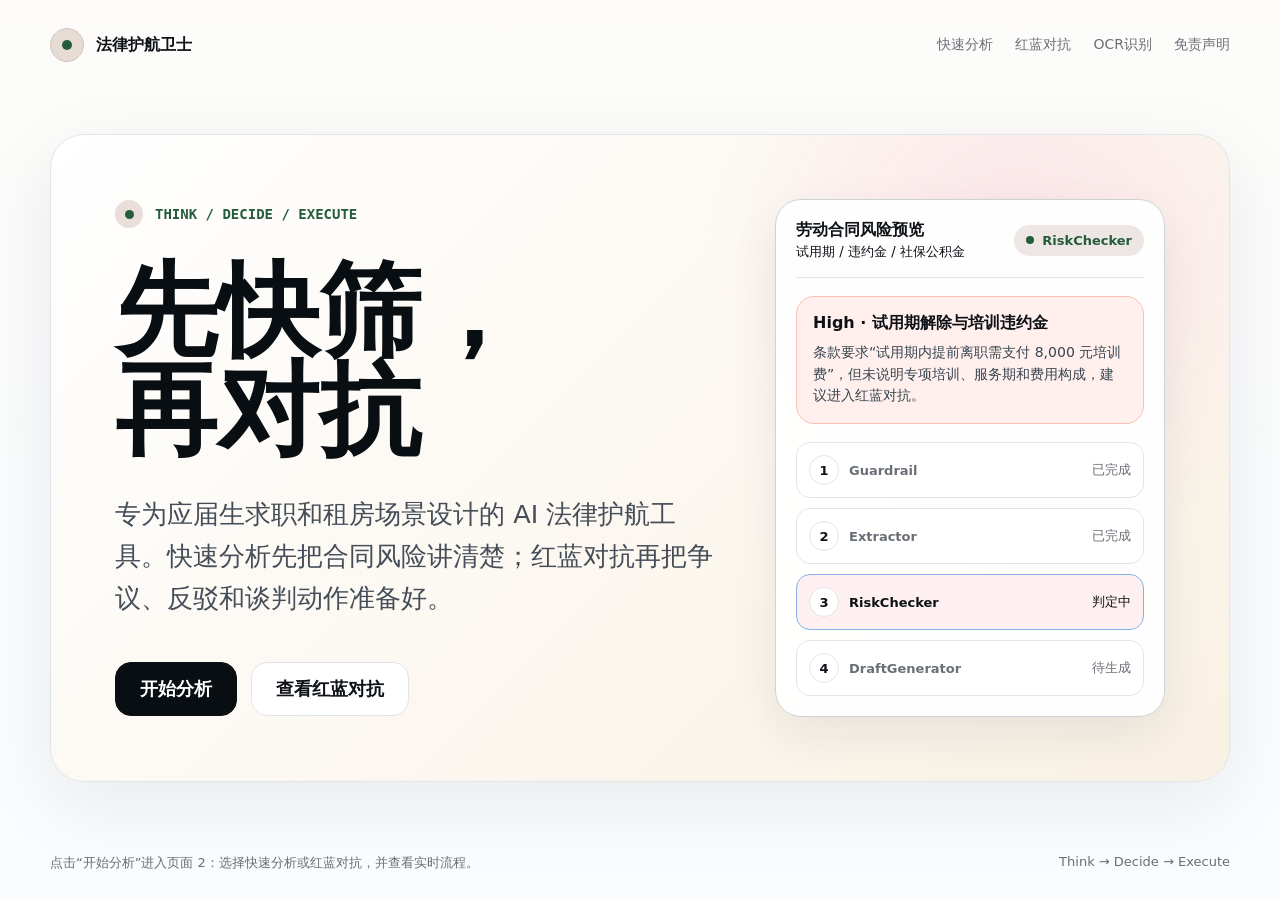
<file: opendesign/legalshield-home.html>
<!doctype html>
<html lang="zh-CN">
<head>
  <meta charset="utf-8">
  <meta name="viewport" content="width=device-width, initial-scale=1">
  <title>法律护航卫士 LegalShield Agent</title>
  <style>
    :root {
      --bg: oklch(99% 0.002 240);
      --surface: oklch(100% 0 0);
      --fg: oklch(18% 0.012 250);
      --muted: oklch(54% 0.012 250);
      --border: oklch(92% 0.005 250);
      --accent: oklch(58% 0.18 255);
      --font-display: -apple-system, BlinkMacSystemFont, 'SF Pro Display', system-ui, sans-serif;
      --font-body: -apple-system, BlinkMacSystemFont, 'SF Pro Text', system-ui, sans-serif;
      --warm: oklch(96% 0.02 80);
      --green: oklch(43% 0.08 155);
      --ink: oklch(16% 0.012 250);
    }
    * { box-sizing: border-box; }
    body {
      min-height: 100vh;
      margin: 0;
      font-family: var(--font-body);
      color: var(--fg);
      background: linear-gradient(180deg, oklch(99% 0.003 85), var(--bg) 52%), var(--bg);
    }
    a { color: inherit; text-decoration: none; }
    .page { min-height: 100vh; display: grid; grid-template-rows: auto 1fr auto; padding: 28px; }
    .nav, .shell, .footer { width: min(1180px, 100%); margin-inline: auto; }
    .nav { display: flex; align-items: center; justify-content: space-between; gap: 24px; }
    .brand { display: inline-flex; align-items: center; gap: 12px; font-weight: 700; }
    .mark {
      width: 34px; height: 34px; border-radius: 50%;
      display: grid; place-items: center;
      background: color-mix(in oklch, var(--green), white 82%);
      color: var(--green);
      border: 1px solid color-mix(in oklch, var(--green), white 70%);
    }
    .mark::after { content: ""; width: 10px; height: 10px; border-radius: 50%; background: currentColor; }
    .nav-links { display: flex; gap: 22px; color: var(--muted); font-size: 14px; }
    .nav-links a:hover { color: var(--fg); }
    .shell { margin-top: 44px; margin-bottom: 44px; display: grid; align-items: center; }
    .hero-card {
      min-height: 640px;
      border: 1px solid var(--border);
      border-radius: 34px;
      background: radial-gradient(circle at 82% 18%, color-mix(in oklch, var(--accent), white 86%), transparent 28%), linear-gradient(135deg, var(--surface), var(--warm));
      padding: clamp(32px, 5vw, 68px);
      display: grid;
      grid-template-columns: minmax(0, 1.1fr) 390px;
      gap: 48px;
      position: relative;
      overflow: hidden;
      box-shadow: 0 24px 80px rgba(20, 29, 45, 0.08);
    }
    .hero-main { align-self: center; max-width: 760px; }
    .kicker {
      display: flex; align-items: center; gap: 12px;
      margin-bottom: 34px;
      color: var(--green);
      font-family: ui-monospace, 'JetBrains Mono', Menlo, monospace;
      font-weight: 700;
      font-size: 14px;
      letter-spacing: 0;
    }
    .kicker .dot {
      width: 28px; height: 28px; border-radius: 50%;
      display: grid; place-items: center;
      background: color-mix(in oklch, var(--green), white 84%);
    }
    .kicker .dot::after { content: ""; width: 9px; height: 9px; border-radius: 50%; background: var(--green); }
    h1 {
      margin: 0;
      max-width: 780px;
      font-family: var(--font-display);
      font-size: clamp(72px, 8vw, 132px);
      line-height: 0.96;
      letter-spacing: 0;
      color: var(--ink);
    }
    .lede {
      margin: 34px 0 0;
      max-width: 790px;
      color: oklch(42% 0.02 250);
      font-size: clamp(20px, 2vw, 27px);
      line-height: 1.65;
    }
    .actions { display: flex; flex-wrap: wrap; gap: 14px; margin-top: 42px; }
    .btn {
      border: 1px solid var(--border);
      border-radius: 16px;
      padding: 17px 24px;
      background: var(--surface);
      color: var(--fg);
      font: 700 18px/1 var(--font-body);
      cursor: pointer;
      transition: transform .18s ease, border-color .18s ease;
    }
    .btn:hover { transform: translateY(-2px); border-color: color-mix(in oklch, var(--accent), var(--border)); }
    .btn.primary { background: var(--ink); color: white; border-color: var(--ink); }
    .preview {
      align-self: center;
      border: 1px solid color-mix(in oklch, var(--border), var(--fg) 8%);
      border-radius: 26px;
      background: color-mix(in oklch, var(--surface), transparent 5%);
      padding: 20px;
      box-shadow: 0 18px 48px rgba(20, 29, 45, 0.08);
    }
    .preview-top {
      display: flex; justify-content: space-between; align-items: center; gap: 12px;
      padding-bottom: 16px;
      border-bottom: 1px solid var(--border);
    }
    .status {
      display: inline-flex; align-items: center; gap: 8px;
      border-radius: 999px;
      padding: 8px 12px;
      color: var(--green);
      background: color-mix(in oklch, var(--green), white 88%);
      font-size: 13px;
      font-weight: 700;
    }
    .status::before { content: ""; width: 8px; height: 8px; border-radius: 50%; background: currentColor; }
    .mini-title { font-weight: 800; }
    .risk-line {
      margin-top: 18px;
      padding: 16px;
      border-radius: 18px;
      border: 1px solid color-mix(in oklch, oklch(62% 0.18 38), white 62%);
      background: color-mix(in oklch, oklch(62% 0.18 38), white 91%);
    }
    .risk-line strong { display: block; margin-bottom: 8px; }
    .risk-line p { margin: 0; color: oklch(38% 0.025 250); line-height: 1.55; font-size: 14px; }
    .flow { display: grid; gap: 10px; margin-top: 18px; }
    .flow-step {
      display: grid; grid-template-columns: 30px 1fr auto; align-items: center; gap: 10px;
      padding: 12px;
      border-radius: 14px;
      border: 1px solid var(--border);
      background: var(--surface);
      color: var(--muted);
      font-size: 13px;
    }
    .flow-step.active {
      color: var(--fg);
      border-color: color-mix(in oklch, var(--accent), var(--border));
      background: color-mix(in oklch, var(--accent), white 92%);
    }
    .num {
      width: 30px; height: 30px; border-radius: 50%;
      display: grid; place-items: center;
      background: var(--surface);
      border: 1px solid var(--border);
      color: var(--fg);
      font-weight: 800;
    }
    .footer {
      display: flex;
      justify-content: space-between;
      gap: 18px;
      color: var(--muted);
      font-size: 13px;
    }
    @media (max-width: 960px) {
      .hero-card { grid-template-columns: 1fr; min-height: auto; }
      .preview { max-width: 520px; }
      .nav-links { display: none; }
      h1 { font-size: 68px; }
    }
    @media (max-width: 640px) {
      .page { padding: 14px; }
      .hero-card { padding: 28px 22px; border-radius: 24px; }
      h1 { font-size: 54px; }
      .lede { font-size: 18px; }
      .btn { width: 100%; text-align: center; }
      .footer { flex-direction: column; }
    }
  </style>
</head>
<body>
  <div class="page">
    <nav class="nav" aria-label="主导航">
      <a class="brand" href="index.html" aria-label="法律护航卫士首页"><span class="mark"></span><span>法律护航卫士</span></a>
      <div class="nav-links">
        <a href="analysis.html#quick">快速分析</a>
        <a href="analysis.html#debate">红蓝对抗</a>
        <a href="analysis.html#ocr">OCR识别</a>
        <a href="analysis.html#disclaimer">免责声明</a>
      </div>
    </nav>
    <main class="shell">
      <section class="hero-card" data-od-id="home-hero">
        <div class="hero-main">
          <div class="kicker"><span class="dot"></span>THINK / DECIDE / EXECUTE</div>
          <h1>先快筛，<br>再对抗</h1>
          <p class="lede">专为应届生求职和租房场景设计的 AI 法律护航工具。快速分析先把合同风险讲清楚；红蓝对抗再把争议、反驳和谈判动作准备好。</p>
          <div class="actions">
            <a class="btn primary" href="analysis.html#quick">开始分析</a>
            <a class="btn" href="analysis.html#debate">查看红蓝对抗</a>
          </div>
        </div>
        <aside class="preview" aria-label="合同分析预览">
          <div class="preview-top">
            <div>
              <div class="mini-title">劳动合同风险预览</div>
              <small>试用期 / 违约金 / 社保公积金</small>
            </div>
            <span class="status">RiskChecker</span>
          </div>
          <div class="risk-line">
            <strong>High · 试用期解除与培训违约金</strong>
            <p>条款要求“试用期内提前离职需支付 8,000 元培训费”，但未说明专项培训、服务期和费用构成，建议进入红蓝对抗。</p>
          </div>
          <div class="flow" aria-label="分析流程">
            <div class="flow-step"><span class="num">1</span><strong>Guardrail</strong><span>已完成</span></div>
            <div class="flow-step"><span class="num">2</span><strong>Extractor</strong><span>已完成</span></div>
            <div class="flow-step active"><span class="num">3</span><strong>RiskChecker</strong><span>判定中</span></div>
            <div class="flow-step"><span class="num">4</span><strong>DraftGenerator</strong><span>待生成</span></div>
          </div>
        </aside>
      </section>
    </main>
    <footer class="footer">
      <span>点击“开始分析”进入页面 2：选择快速分析或红蓝对抗，并查看实时流程。</span>
      <span>Think → Decide → Execute</span>
    </footer>
  </div>
</body>
</html>
</file>
